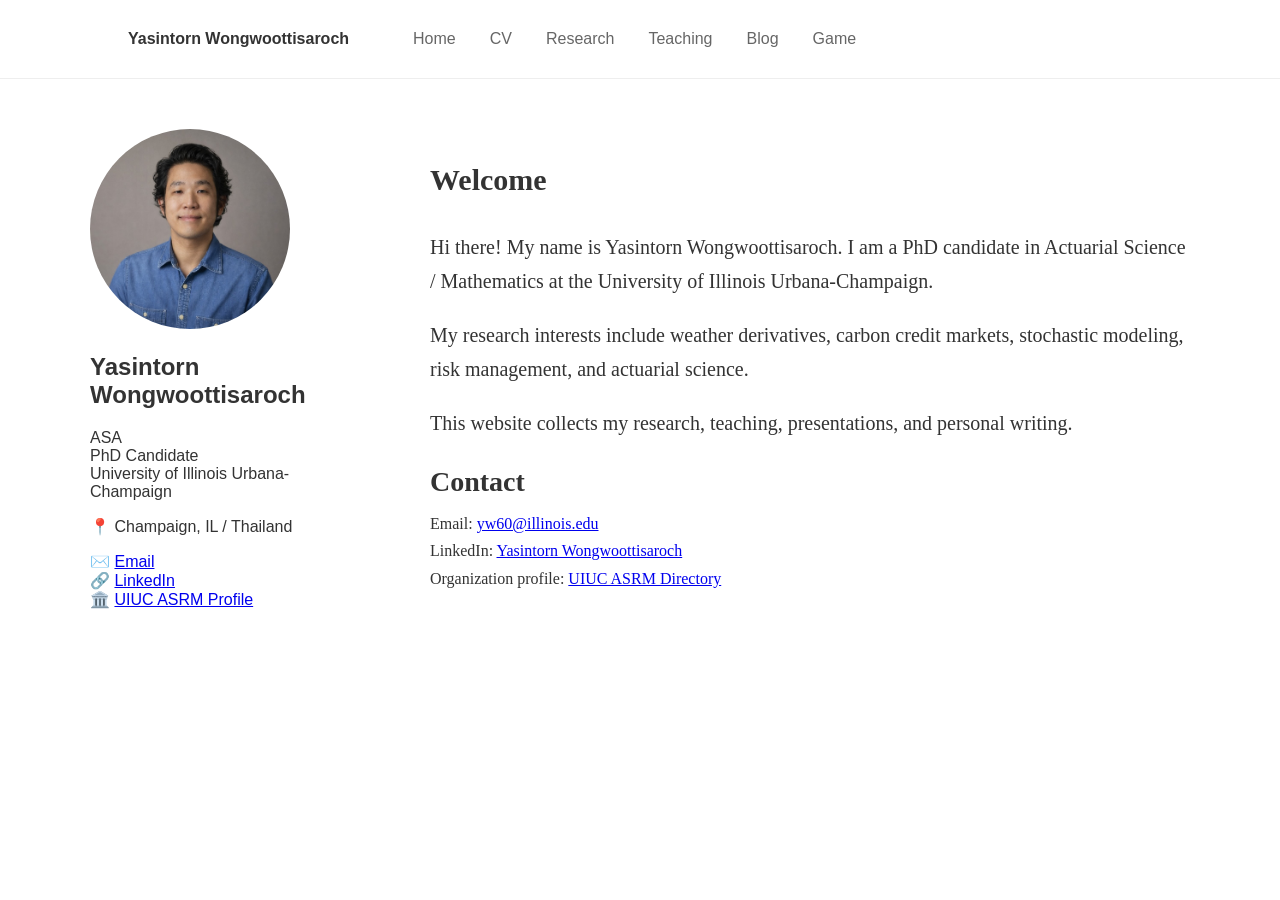
<file: index.html>
<!DOCTYPE html>
<html>
<head>
  <title>Yasintorn Wongwoottisaroch</title>
  <link rel="stylesheet" href="style.css">
</head>
<body>

<nav>
  <strong>Yasintorn Wongwoottisaroch</strong>
  <a href="index.html">Home</a>
  <a href="cv.html">CV</a>
  <a href="research.html">Research</a>
  <a href="teaching.html">Teaching</a>
  <a href="blog.html">Blog</a>
  <a href="game.html">Game</a>
</nav>

<main>
  <aside>
    <img src="profile.jpg" alt="Yasintorn photo">
    <h2>Yasintorn Wongwoottisaroch</h2>
    <p>ASA<br>PhD Candidate<br>University of Illinois Urbana-Champaign</p>
    <p>📍 Champaign, IL / Thailand</p>
    <p>
  ✉️ <a href="mailto:yw60@illinois.edu">Email</a><br>
  🔗 <a href="https://www.linkedin.com/in/yasintorn-wongwoottisaroch-asa-2450071b2/" target="_blank">LinkedIn</a><br>
  🏛️ <a href="https://asrm.illinois.edu/directory/profile/yw60" target="_blank">UIUC ASRM Profile</a>
</p>
  </aside>

  <section>
    <h1>Welcome</h1>
    <p>
      Hi there! My name is Yasintorn Wongwoottisaroch. I am a PhD candidate in Actuarial Science / Mathematics at the University of Illinois Urbana-Champaign.
    </p>

    <p>
      My research interests include weather derivatives, carbon credit markets, stochastic modeling, risk management, and actuarial science.
    </p>

    <p>
      This website collects my research, teaching, presentations, and personal writing.
<div class="contact-section">
  <h2>Contact</h2>

  <p>Email: <a href="mailto:yw60@illinois.edu">yw60@illinois.edu</a></p>
  <p>LinkedIn: <a href="https://www.linkedin.com/in/yasintorn-wongwoottisaroch-asa-2450071b2/">Yasintorn Wongwoottisaroch</a></p>
  <p>Organization profile: <a href="https://asrm.illinois.edu/directory/profile/yw60">UIUC ASRM Directory</a></p>
</div>
  </section>
</main>

</body>
</html>
</file>
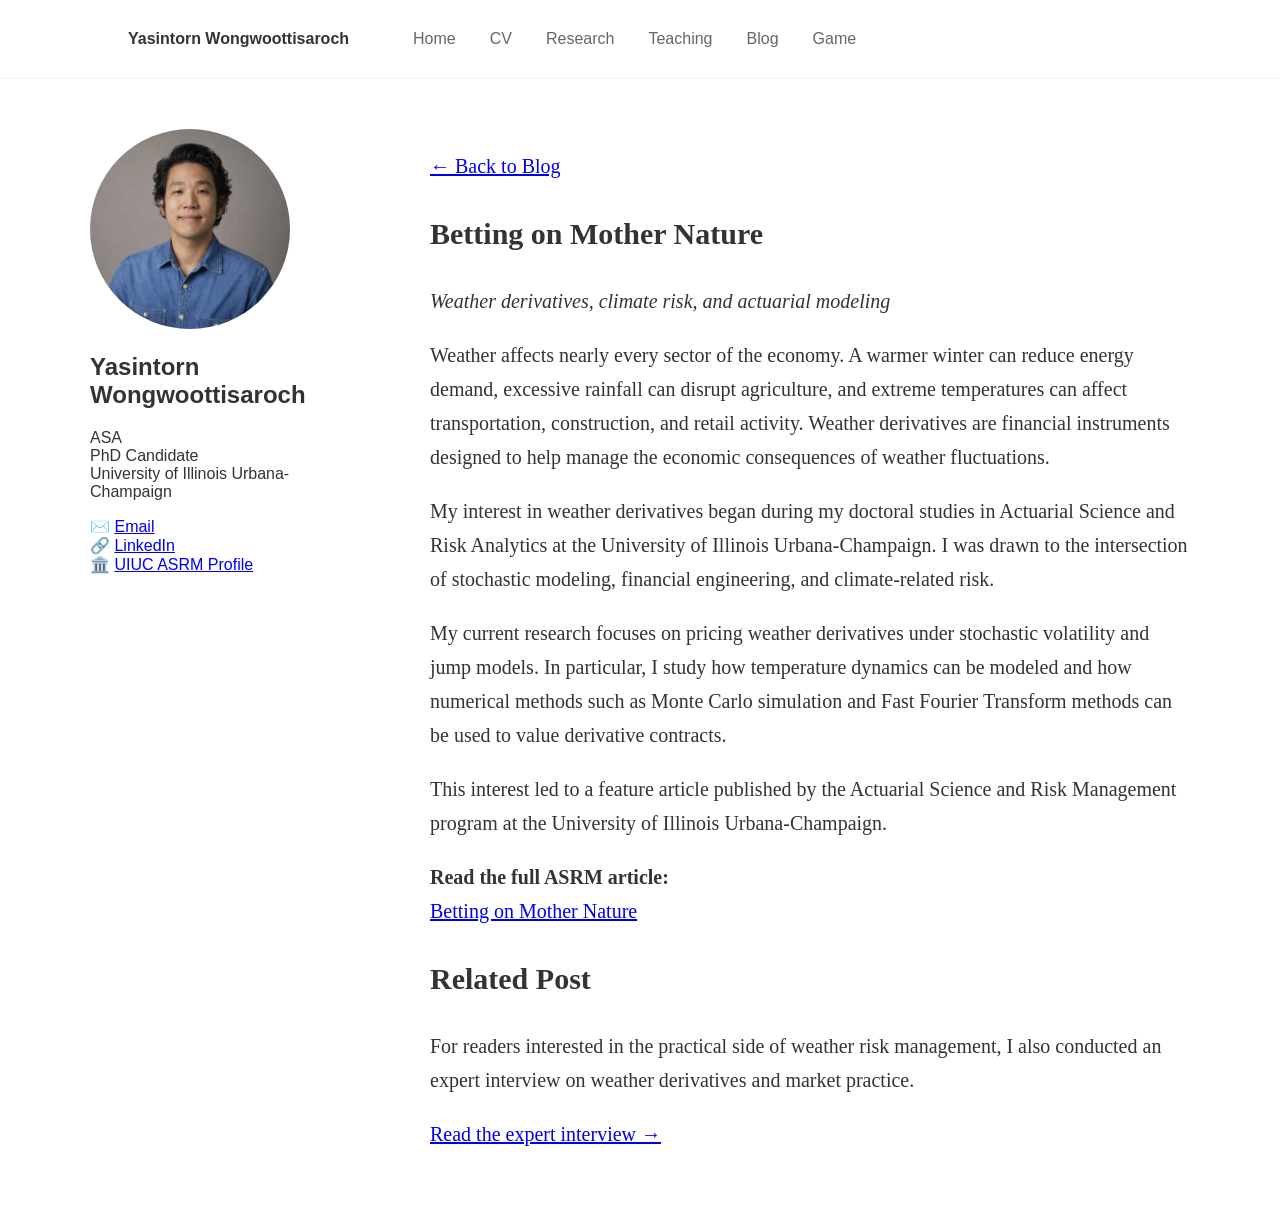
<file: betting-on-mother-nature.html>
<!DOCTYPE html>
<html>
<head>
  <title>Betting on Mother Nature - Yasintorn Wongwoottisaroch</title>
  <link rel="stylesheet" href="style.css">
</head>
<body>

<nav>
  <Strong>Yasintorn Wongwoottisaroch</Strong>
  <a href="/">Home</a>
  <a href="cv.html">CV</a>
  <a href="research.html">Research</a>
  <a href="teaching.html">Teaching</a>
  <a href="blog.html">Blog</a>
   <a href="game.html">Game</a>
</nav>

<main>
  <aside>
    <img src="profile.jpg" alt="Yasintorn photo">
    <h2>Yasintorn Wongwoottisaroch</h2>
    <p>
      ASA<br>
      PhD Candidate<br>
      University of Illinois Urbana-Champaign
    </p>
    <p>
      ✉️ <a href="mailto:yw60@illinois.edu">Email</a><br>
      🔗 <a href="https://www.linkedin.com/in/yasintorn-wongwoottisaroch-asa-2450071b2/" target="_blank">LinkedIn</a><br>
      🏛️ <a href="https://asrm.illinois.edu/directory/profile/yw60" target="_blank">UIUC ASRM Profile</a>
    </p>
  </aside>

  <section>
    <p><a href="blog.html">← Back to Blog</a></p>

    <h1>Betting on Mother Nature</h1>
    <p><em>Weather derivatives, climate risk, and actuarial modeling</em></p>

    <p>
      Weather affects nearly every sector of the economy. A warmer winter can reduce energy demand,
      excessive rainfall can disrupt agriculture, and extreme temperatures can affect transportation,
      construction, and retail activity. Weather derivatives are financial instruments designed to help
      manage the economic consequences of weather fluctuations.
    </p>

    <p>
      My interest in weather derivatives began during my doctoral studies in Actuarial Science and Risk
      Analytics at the University of Illinois Urbana-Champaign. I was drawn to the intersection of stochastic
      modeling, financial engineering, and climate-related risk.
    </p>

    <p>
      My current research focuses on pricing weather derivatives under stochastic volatility and jump models.
      In particular, I study how temperature dynamics can be modeled and how numerical methods such as
      Monte Carlo simulation and Fast Fourier Transform methods can be used to value derivative contracts.
    </p>

    <p>
      This interest led to a feature article published by the Actuarial Science and Risk Management program
      at the University of Illinois Urbana-Champaign.
    </p>

    <p>
      <strong>Read the full ASRM article:</strong><br>
      <a href="https://asrm.illinois.edu/news/2026-04-03/betting-mother-nature" target="_blank">
        Betting on Mother Nature
      </a>
    </p>

    <h2>Related Post</h2>
    <p>
      For readers interested in the practical side of weather risk management, I also conducted an expert
      interview on weather derivatives and market practice.
    </p>

    <p>
      <a href="expert-interview.html">Read the expert interview →</a>
    </p>
  </section>
</main>

</body>
</html>
</file>
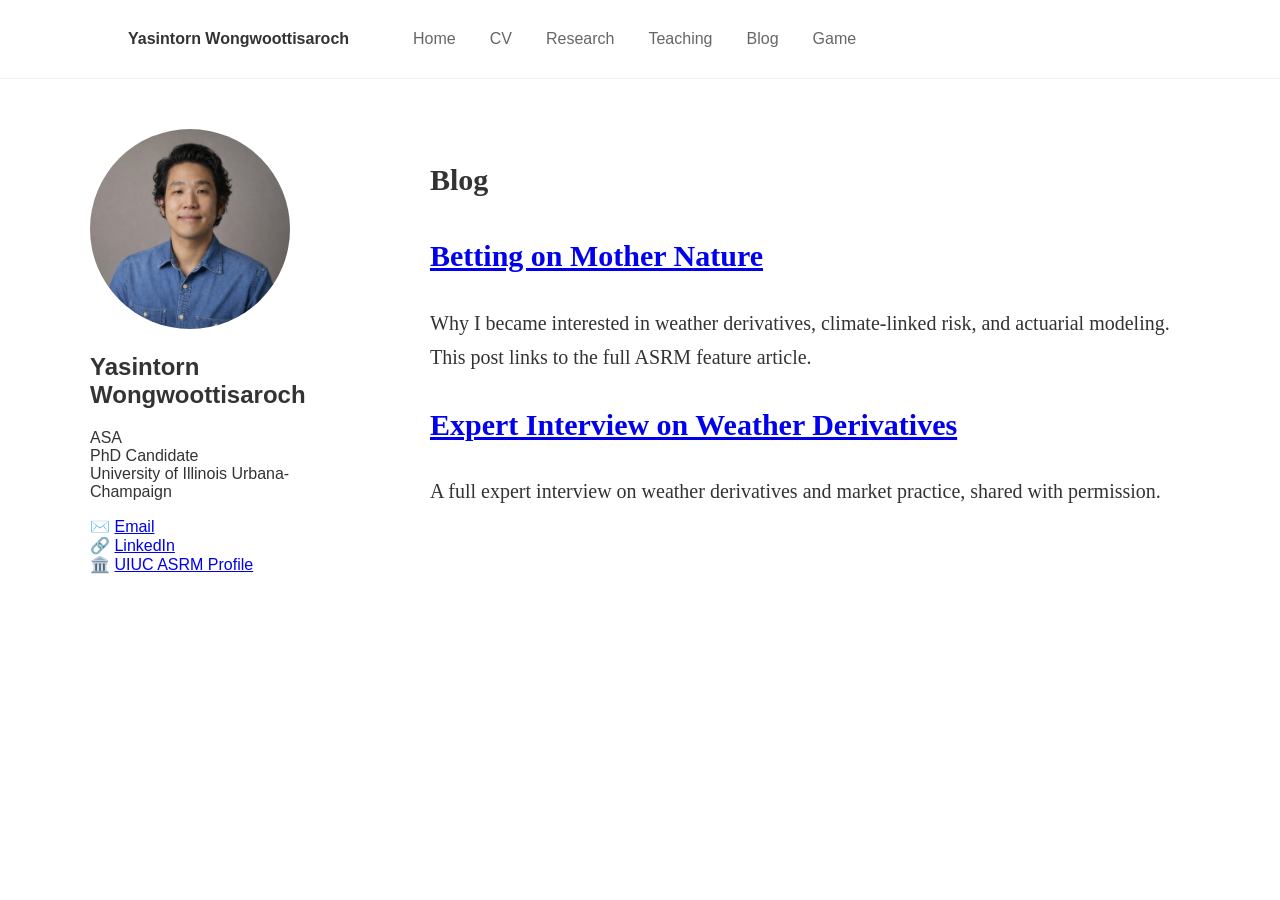
<file: blog.html>
<!DOCTYPE html>
<html>
<head>
  <title>Blog - Yasintorn Wongwoottisaroch</title>
  <link rel="stylesheet" href="style.css">
</head>
<body>

<nav>
  <Strong>Yasintorn Wongwoottisaroch</Strong>
  <a href="/">Home</a>
  <a href="cv.html">CV</a>
  <a href="research.html">Research</a>
  <a href="teaching.html">Teaching</a>
  <a href="blog.html">Blog</a>
  <a href="game.html">Game</a>
</nav>

<main>
  <aside>
    <img src="profile.jpg" alt="Yasintorn photo">
    <h2>Yasintorn Wongwoottisaroch</h2>
    <p>
      ASA<br>
      PhD Candidate<br>
      University of Illinois Urbana-Champaign
    </p>
    <p>
  ✉️ <a href="mailto:yw60@illinois.edu">Email</a><br>
  🔗 <a href="https://www.linkedin.com/in/yasintorn-wongwoottisaroch-asa-2450071b2/" target="_blank">LinkedIn</a><br>
  🏛️ <a href="https://asrm.illinois.edu/directory/profile/yw60" target="_blank">UIUC ASRM Profile</a>
</p>
  </aside>

  <section>
    <h1>Blog</h1>

    <article>
      <h2><a href="betting-on-mother-nature.html">Betting on Mother Nature</a></h2>
      <p>
        Why I became interested in weather derivatives, climate-linked risk,
        and actuarial modeling. This post links to the full ASRM feature article.
      </p>
    </article>

    <article>
      <h2><a href="expert-interview.html">Expert Interview on Weather Derivatives</a></h2>
      <p>
        A full expert interview on weather derivatives and market practice,
        shared with permission.
      </p>
    </article>
  </section>
</main>

</body>
</html>
</file>
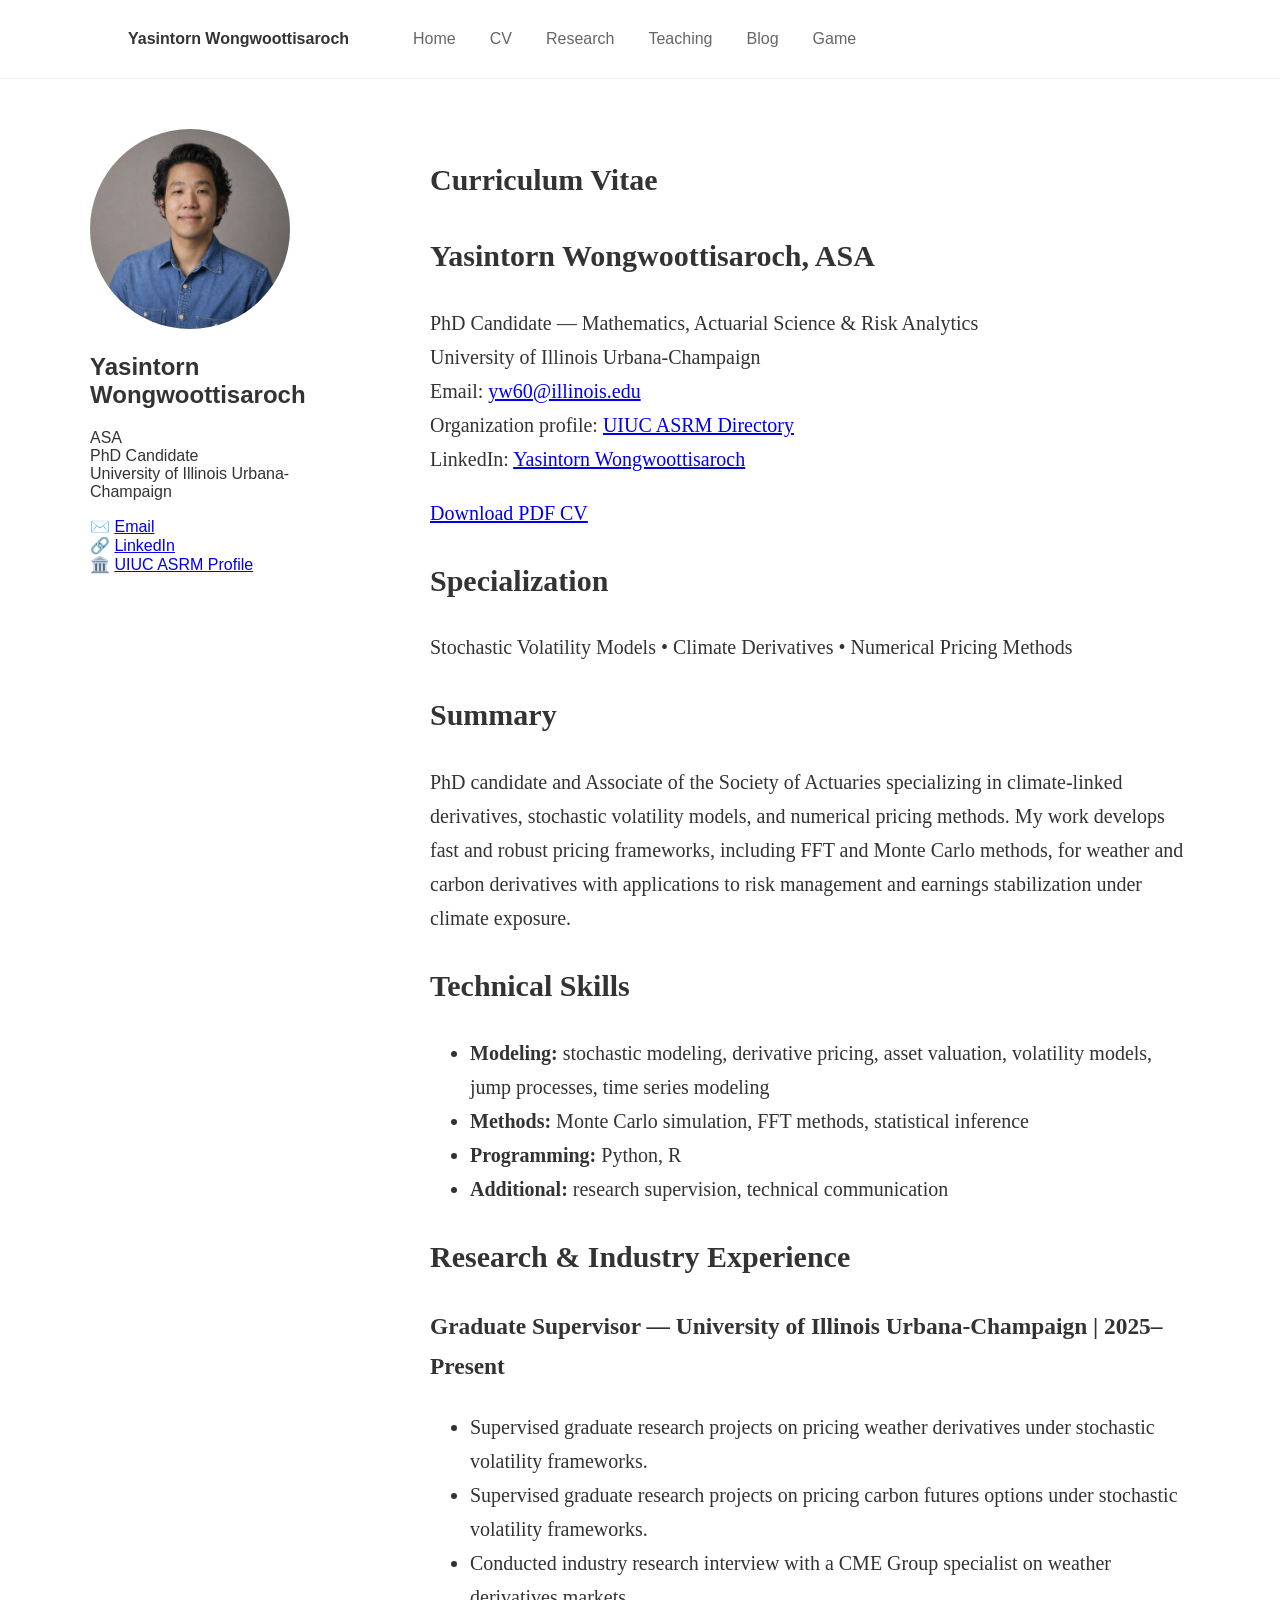
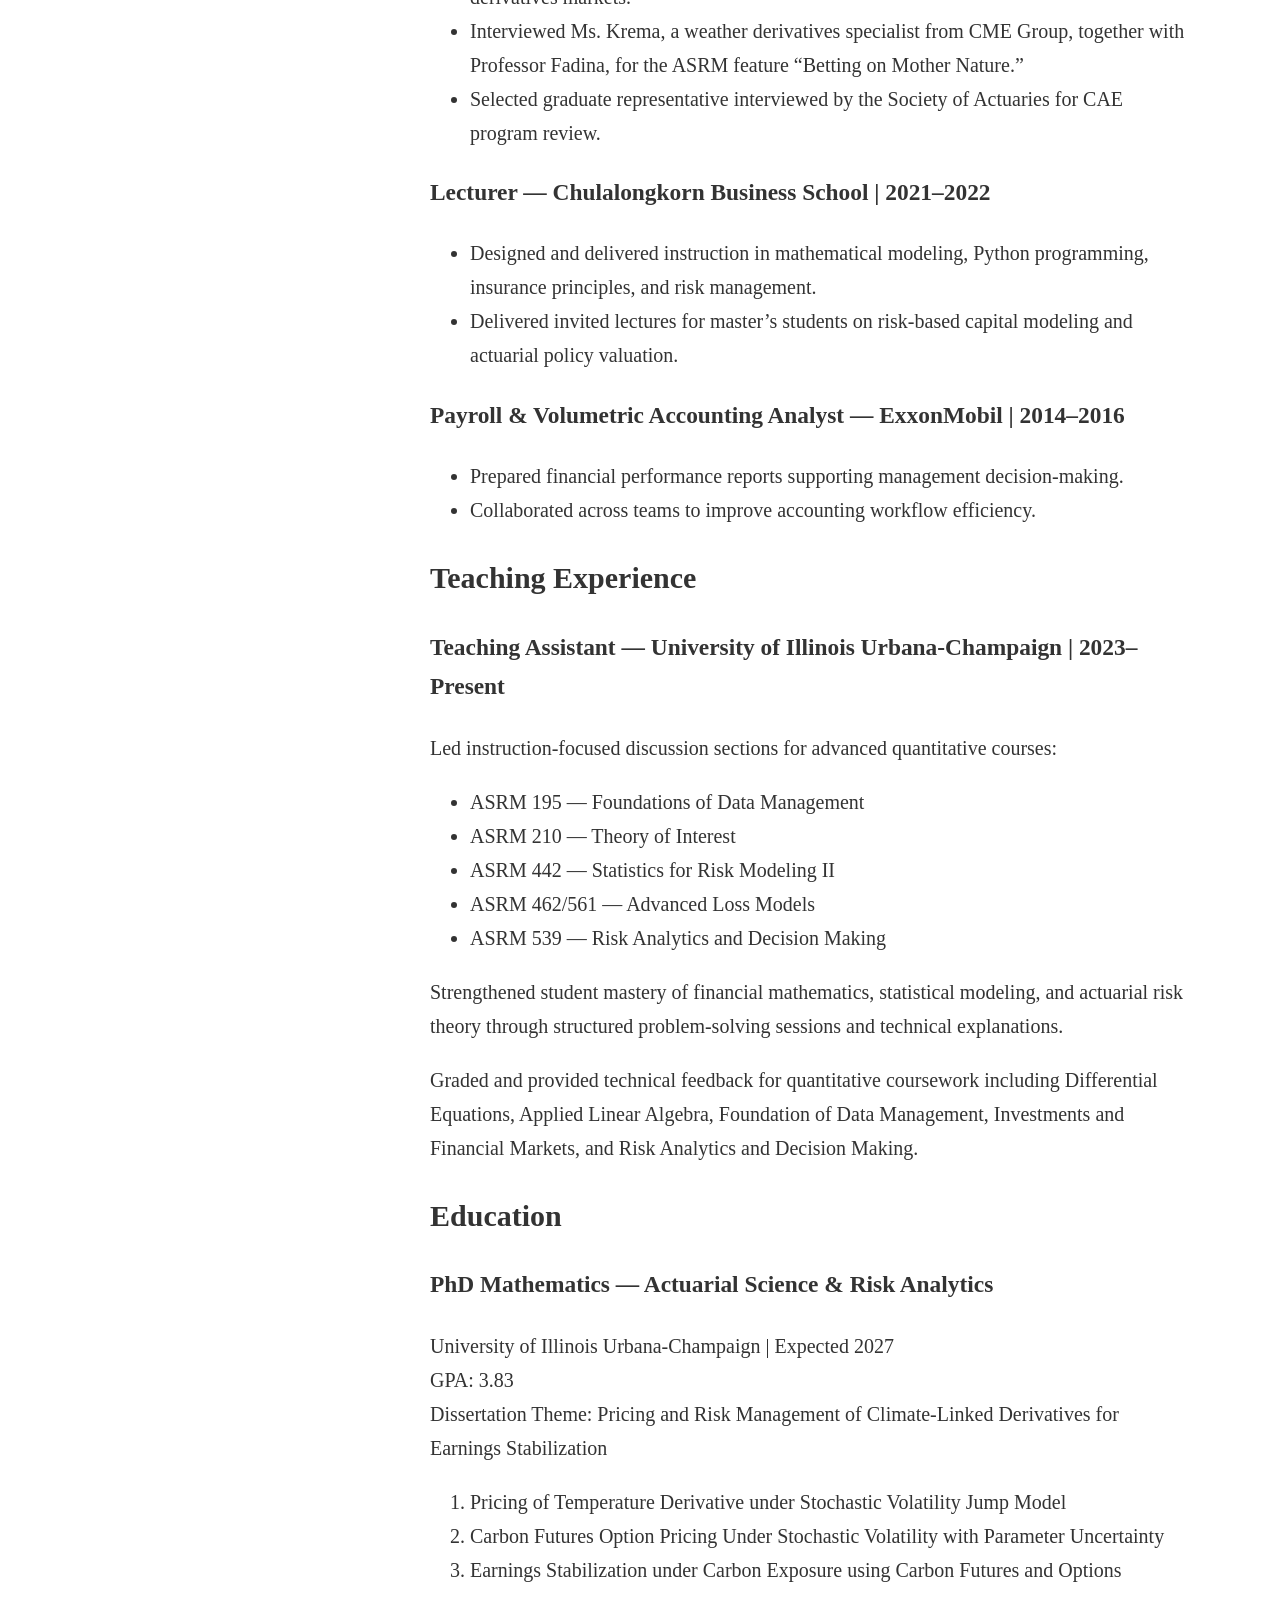
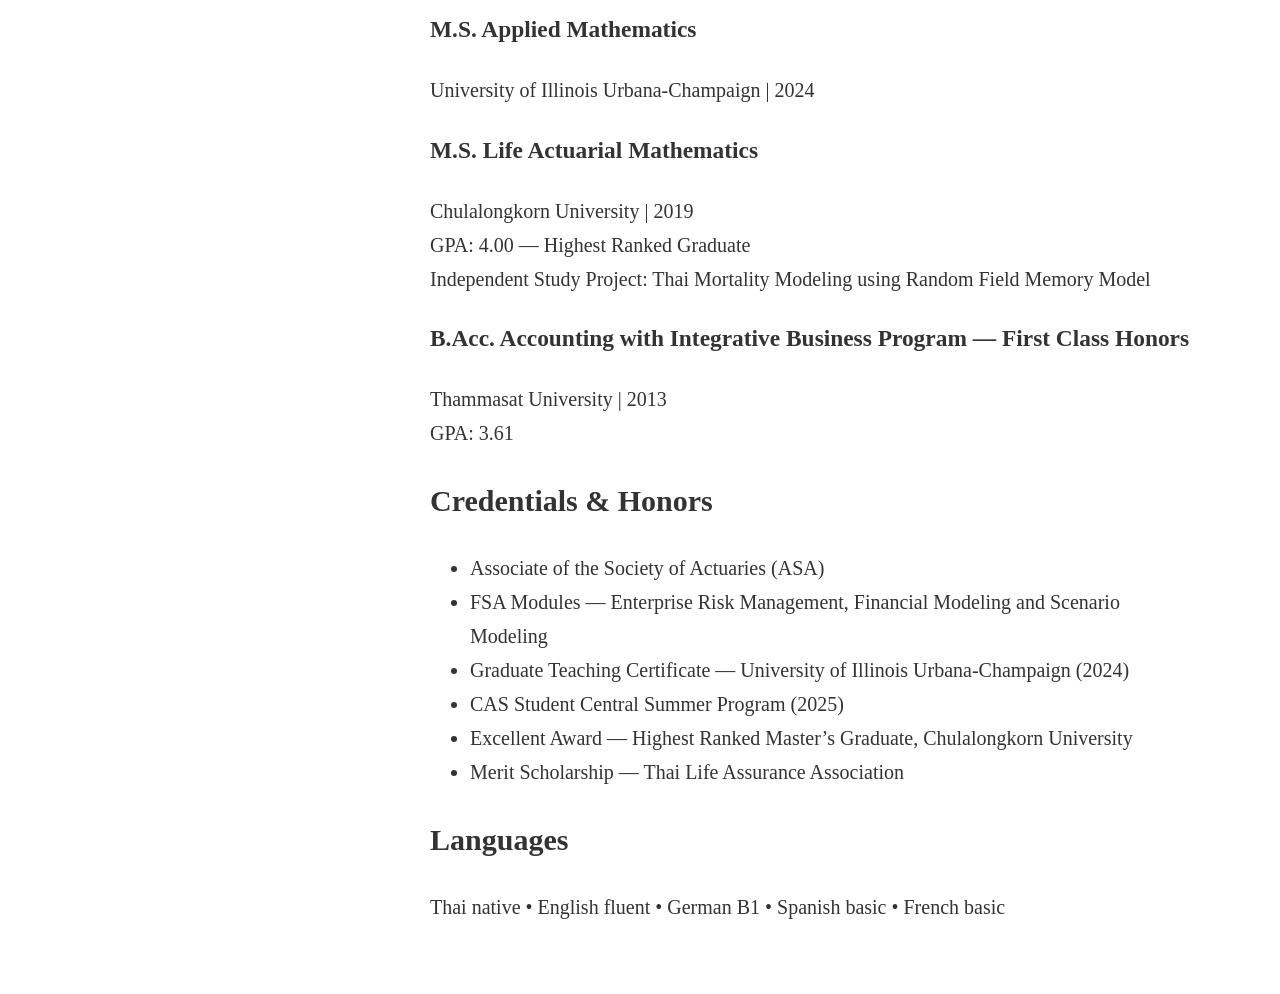
<file: cv.html>
<!DOCTYPE html>
<html>
<head>
  <title>CV - Yasintorn Wongwoottisaroch</title>
  <link rel="stylesheet" href="style.css">
</head>
<body>

<nav>
  <strong>Yasintorn Wongwoottisaroch</strong>
  <a href="/">Home</a>
  <a href="cv.html">CV</a>
  <a href="research.html">Research</a>
  <a href="teaching.html">Teaching</a>
  <a href="blog.html">Blog</a>
  <a href="game.html">Game</a>
</nav>

<main>  
    <aside>
    <img src="profile.jpg" alt="Yasintorn photo">
    <h2>Yasintorn Wongwoottisaroch</h2>
    <p>ASA<br>PhD Candidate<br>University of Illinois Urbana-Champaign</p>

      </p>
     <p>
  ✉️ <a href="mailto:yw60@illinois.edu">Email</a><br>
  🔗 <a href="https://www.linkedin.com/in/yasintorn-wongwoottisaroch-asa-2450071b2/" target="_blank">LinkedIn</a><br>
  🏛️ <a href="https://asrm.illinois.edu/directory/profile/yw60" target="_blank">UIUC ASRM Profile</a>
</p>
  </aside>
  
  <section>
    <h1>Curriculum Vitae</h1>

    <h2>Yasintorn Wongwoottisaroch, ASA</h2>
    <p>
      PhD Candidate — Mathematics, Actuarial Science & Risk Analytics<br>
      University of Illinois Urbana-Champaign<br>
      Email: <a href="mailto:yw60@illinois.edu">yw60@illinois.edu</a><br>
      Organization profile:
      <a href="https://asrm.illinois.edu/directory/profile/yw60" target="_blank">UIUC ASRM Directory</a><br>
      LinkedIn:
      <a href="https://www.linkedin.com/in/yasintorn-wongwoottisaroch-asa-2450071b2/" target="_blank">Yasintorn Wongwoottisaroch</a>
    </p>

    <p>
      <a href="cv.pdf" target="_blank">Download PDF CV</a>
    </p>

    <h2>Specialization</h2>
    <p>
      Stochastic Volatility Models • Climate Derivatives • Numerical Pricing Methods
    </p>

    <h2>Summary</h2>
    <p>
      PhD candidate and Associate of the Society of Actuaries specializing in climate-linked derivatives,
      stochastic volatility models, and numerical pricing methods. My work develops fast and robust pricing
      frameworks, including FFT and Monte Carlo methods, for weather and carbon derivatives with applications
      to risk management and earnings stabilization under climate exposure.
    </p>

    <h2>Technical Skills</h2>
    <ul>
      <li><strong>Modeling:</strong> stochastic modeling, derivative pricing, asset valuation, volatility models, jump processes, time series modeling</li>
      <li><strong>Methods:</strong> Monte Carlo simulation, FFT methods, statistical inference</li>
      <li><strong>Programming:</strong> Python, R</li>
      <li><strong>Additional:</strong> research supervision, technical communication</li>
    </ul>

    <h2>Research & Industry Experience</h2>

    <h3>Graduate Supervisor — University of Illinois Urbana-Champaign | 2025–Present</h3>
    <ul>
      <li>Supervised graduate research projects on pricing weather derivatives under stochastic volatility frameworks.</li>
      <li>Supervised graduate research projects on pricing carbon futures options under stochastic volatility frameworks.</li>
      <li>Conducted industry research interview with a CME Group specialist on weather derivatives markets.</li>
      <li>Interviewed Ms. Krema, a weather derivatives specialist from CME Group, together with Professor Fadina, for the ASRM feature “Betting on Mother Nature.”</li>
      <li>Selected graduate representative interviewed by the Society of Actuaries for CAE program review.</li>
    </ul>

    <h3>Lecturer — Chulalongkorn Business School | 2021–2022</h3>
    <ul>
      <li>Designed and delivered instruction in mathematical modeling, Python programming, insurance principles, and risk management.</li>
      <li>Delivered invited lectures for master’s students on risk-based capital modeling and actuarial policy valuation.</li>
    </ul>

    <h3>Payroll & Volumetric Accounting Analyst — ExxonMobil | 2014–2016</h3>
    <ul>
      <li>Prepared financial performance reports supporting management decision-making.</li>
      <li>Collaborated across teams to improve accounting workflow efficiency.</li>
    </ul>

    <h2>Teaching Experience</h2>

    <h3>Teaching Assistant — University of Illinois Urbana-Champaign | 2023–Present</h3>
    <p>
      Led instruction-focused discussion sections for advanced quantitative courses:
    </p>
    <ul>
      <li>ASRM 195 — Foundations of Data Management</li>
      <li>ASRM 210 — Theory of Interest</li>
      <li>ASRM 442 — Statistics for Risk Modeling II</li>
      <li>ASRM 462/561 — Advanced Loss Models</li>
      <li>ASRM 539 — Risk Analytics and Decision Making</li>
    </ul>
    <p>
      Strengthened student mastery of financial mathematics, statistical modeling, and actuarial risk theory
      through structured problem-solving sessions and technical explanations.
    </p>
    <p>
      Graded and provided technical feedback for quantitative coursework including Differential Equations,
      Applied Linear Algebra, Foundation of Data Management, Investments and Financial Markets, and Risk Analytics
      and Decision Making.
    </p>

    <h2>Education</h2>

    <h3>PhD Mathematics — Actuarial Science & Risk Analytics</h3>
    <p>
      University of Illinois Urbana-Champaign | Expected 2027<br>
      GPA: 3.83<br>
      Dissertation Theme: Pricing and Risk Management of Climate-Linked Derivatives for Earnings Stabilization
    </p>
    <ol>
      <li>Pricing of Temperature Derivative under Stochastic Volatility Jump Model</li>
      <li>Carbon Futures Option Pricing Under Stochastic Volatility with Parameter Uncertainty</li>
      <li>Earnings Stabilization under Carbon Exposure using Carbon Futures and Options</li>
    </ol>

    <h3>M.S. Applied Mathematics</h3>
    <p>
      University of Illinois Urbana-Champaign | 2024
    </p>

    <h3>M.S. Life Actuarial Mathematics</h3>
    <p>
      Chulalongkorn University | 2019<br>
      GPA: 4.00 — Highest Ranked Graduate<br>
      Independent Study Project: Thai Mortality Modeling using Random Field Memory Model
    </p>

    <h3>B.Acc. Accounting with Integrative Business Program — First Class Honors</h3>
    <p>
      Thammasat University | 2013<br>
      GPA: 3.61
    </p>

    <h2>Credentials & Honors</h2>
    <ul>
      <li>Associate of the Society of Actuaries (ASA)</li>
      <li>FSA Modules — Enterprise Risk Management, Financial Modeling and Scenario Modeling</li>
      <li>Graduate Teaching Certificate — University of Illinois Urbana-Champaign (2024)</li>
      <li>CAS Student Central Summer Program (2025)</li>
      <li>Excellent Award — Highest Ranked Master’s Graduate, Chulalongkorn University</li>
      <li>Merit Scholarship — Thai Life Assurance Association</li>
    </ul>

    <h2>Languages</h2>
    <p>
      Thai native • English fluent • German B1 • Spanish basic • French basic
    </p>

  </section>
</main>

</body>
</html>
</file>
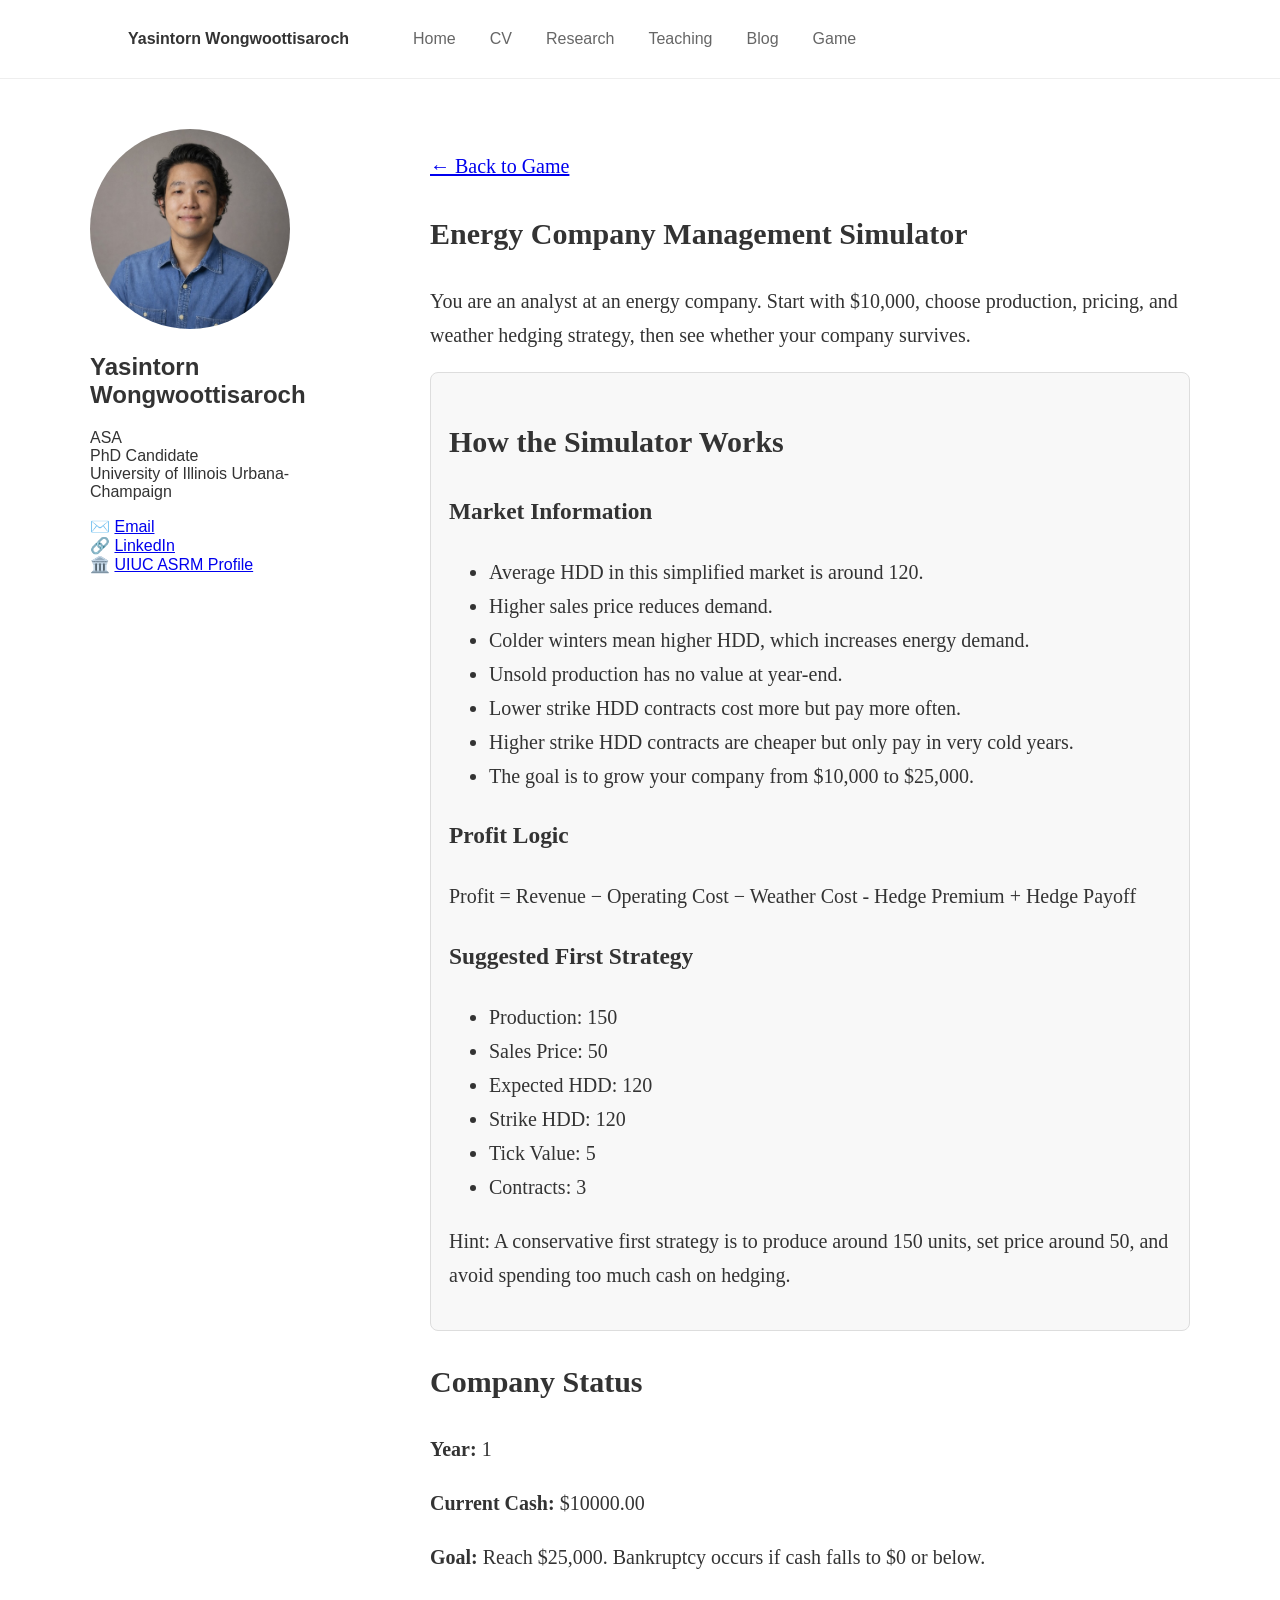
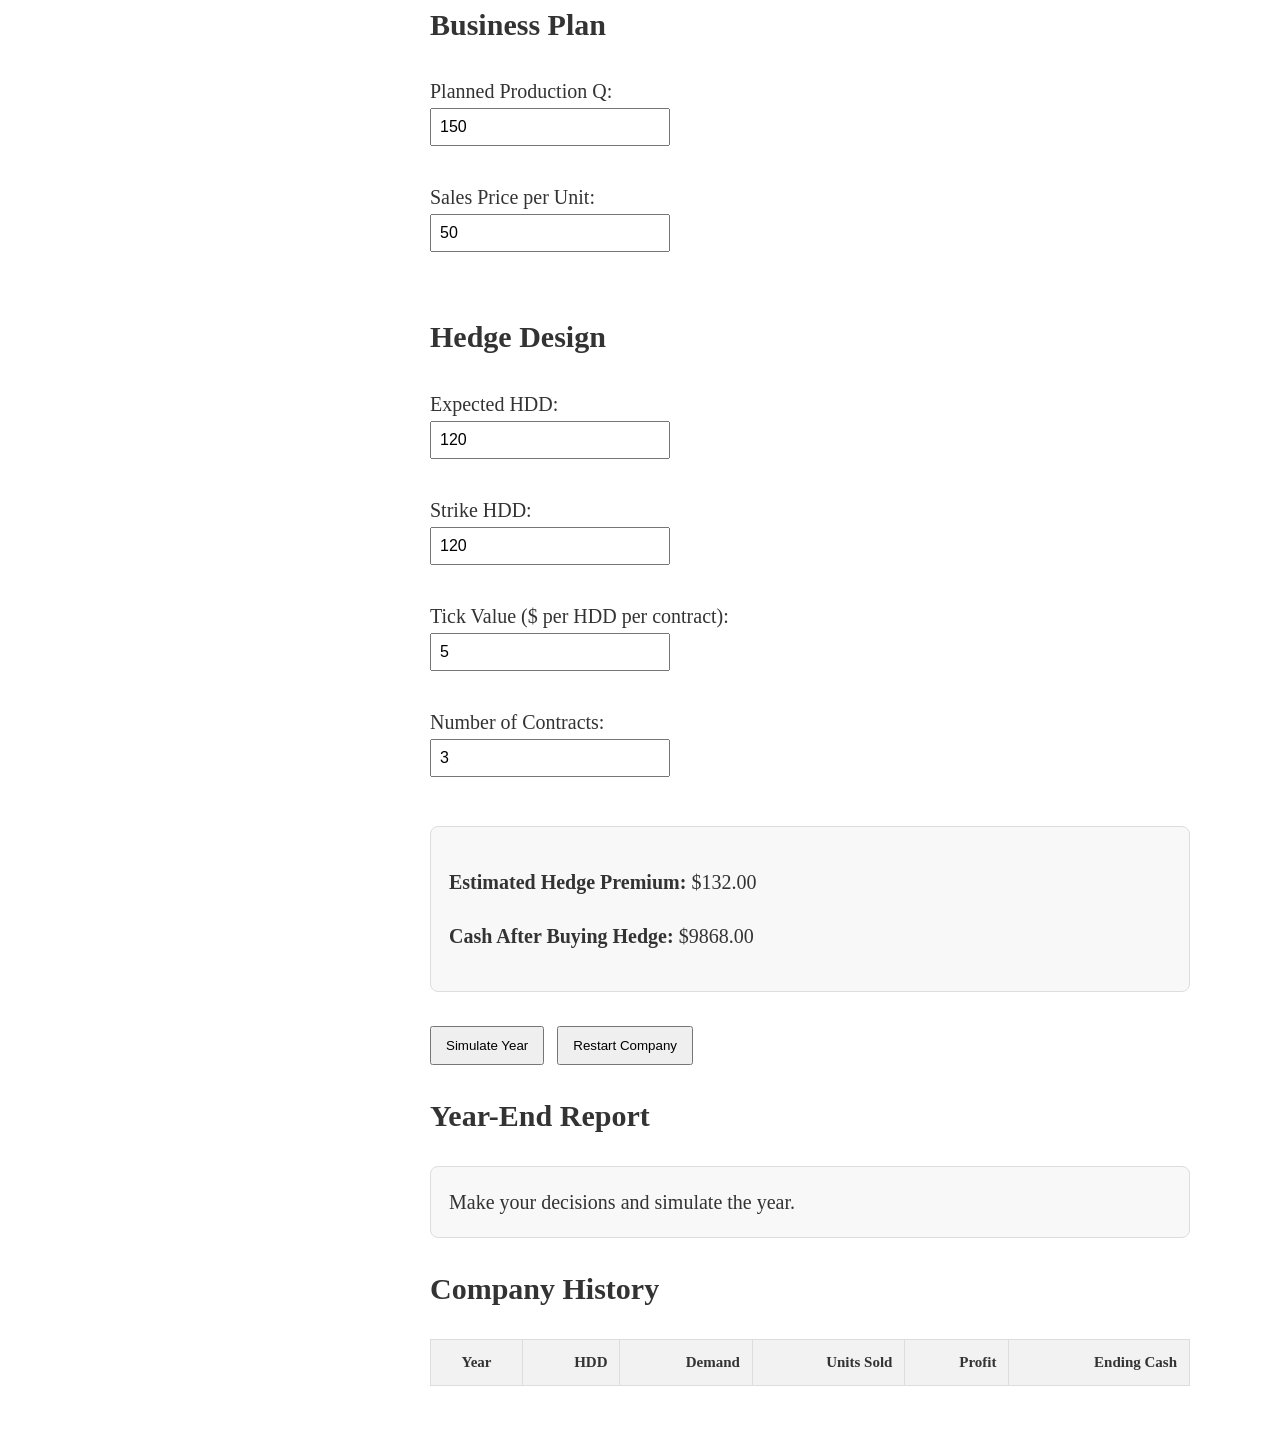
<file: energy-company-game.html>
<!DOCTYPE html>
<html>
<head>
  <title>Yasintorn Wongwoottisaroch</title>
  <link rel="stylesheet" href="style.css">
</head>
<body>

<nav>
  <strong>Yasintorn Wongwoottisaroch</strong>
  <a href="/">Home</a>
  <a href="cv.html">CV</a>
  <a href="research.html">Research</a>
  <a href="teaching.html">Teaching</a>
  <a href="blog.html">Blog</a>
  <a href="game.html">Game</a>
</nav>

<main>
  <aside>
    <img src="profile.jpg" alt="Yasintorn photo">
    <h2>Yasintorn Wongwoottisaroch</h2>
    <p>ASA<br>PhD Candidate<br>University of Illinois Urbana-Champaign</p>
    <p>
      ✉️ <a href="mailto:yw60@illinois.edu">Email</a><br>
      🔗 <a href="https://www.linkedin.com/in/yasintorn-wongwoottisaroch-asa-2450071b2/" target="_blank">LinkedIn</a><br>
      🏛️ <a href="https://asrm.illinois.edu/directory/profile/yw60" target="_blank">UIUC ASRM Profile</a>
    </p>
  </aside>

  <section>
    <p><a href="game.html">← Back to Game</a></p>
    <h1>Energy Company Management Simulator</h1>

    <p>
      You are an analyst at an energy company. Start with $10,000, choose production,
      pricing, and weather hedging strategy, then see whether your company survives.
    </p>

    <div class="weather-result">
      <h2>How the Simulator Works</h2>
      <h3>Market Information</h3>

      <ul>
        <li>Average HDD in this simplified market is around 120.</li>
        <li>Higher sales price reduces demand.</li>
        <li>Colder winters mean higher HDD, which increases energy demand.</li>
        <li>Unsold production has no value at year-end.</li>
        <li>Lower strike HDD contracts cost more but pay more often.</li>
        <li>Higher strike HDD contracts are cheaper but only pay in very cold years.</li>
        <li>The goal is to grow your company from $10,000 to $25,000.</li>
      </ul>

      <h3>Profit Logic</h3>
      <p>Profit = Revenue − Operating Cost − Weather Cost - Hedge Premium + Hedge Payoff</p>

      <h3>Suggested First Strategy</h3>
      <ul>
        <li>Production: 150</li>
        <li>Sales Price: 50</li>
        <li>Expected HDD: 120</li>
        <li>Strike HDD: 120</li>
        <li>Tick Value: 5</li>
        <li>Contracts: 3</li>
      </ul>
      <p> Hint: A conservative first strategy is to produce around 150 units, set price around 50, and avoid spending too much cash on hedging. </p>
    </div>

    <h2>Company Status</h2>
    <p><strong>Year:</strong> <span id="year">1</span></p>
    <p><strong>Current Cash:</strong> $<span id="cash">10000.00</span></p>
    <p><strong>Goal:</strong> Reach $25,000. Bankruptcy occurs if cash falls to $0 or below.</p>

    <h2>Business Plan</h2>

    <label>Planned Production Q:</label><br>
    <input id="production" type="number" value="150" oninput="updatePremium()"><br><br>

    <label>Sales Price per Unit:</label><br>
    <input id="price" type="number" value="50" oninput="updatePremium()"><br><br>

    <h2>Hedge Design</h2>

    <label>Expected HDD:</label><br>
    <input id="expectedHDD" type="number" value="120" oninput="updatePremium()"><br><br>

    <label>Strike HDD:</label><br>
    <input id="strike" type="number" value="120" oninput="updatePremium()"><br><br>

    <label>Tick Value ($ per HDD per contract):</label><br>
    <input id="tick" type="number" value="5" oninput="updatePremium()"><br><br>

    <label>Number of Contracts:</label><br>
    <input id="contracts" type="number" value="3" oninput="updatePremium()"><br><br>

    <div class="weather-result">
      <p><strong>Estimated Hedge Premium:</strong> $<span id="premiumPreview">0.00</span></p>
      <p><strong>Cash After Buying Hedge:</strong> $<span id="cashAfterPremium">10000.00</span></p>
      <p id="budgetWarning"></p>
    </div>

    <br>
    <button id="simulateButton" onclick="simulateYear()">Simulate Year</button>
    <button onclick="resetGame()">Restart Company</button>

    <h2>Year-End Report</h2>
    <div id="result" class="weather-result">
      Make your decisions and simulate the year.
    </div>

    <h2>Company History</h2>
    <table id="historyTable">
      <thead>
        <tr>
          <th>Year</th>
          <th>HDD</th>
          <th>Demand</th>
          <th>Units Sold</th>
          <th>Profit</th>
          <th>Ending Cash</th>
        </tr>
      </thead>
      <tbody></tbody>
    </table>
  </section>
</main>

<script>
let cash = 10000;
let year = 1;
const targetCash = 25000;

function randomNormal(mean, sd) {
  let u = 0, v = 0;
  while (u === 0) u = Math.random();
  while (v === 0) v = Math.random();
  const z = Math.sqrt(-2 * Math.log(u)) * Math.cos(2 * Math.PI * v);
  return mean + sd * z;
}

function getInputs() {
  return {
    production: Number(document.getElementById("production").value),
    price: Number(document.getElementById("price").value),
    expectedHDD: Number(document.getElementById("expectedHDD").value),
    strike: Number(document.getElementById("strike").value),
    tick: Number(document.getElementById("tick").value),
    contracts: Number(document.getElementById("contracts").value)
  };
}

function calculatePremium(x) {
  const intrinsic = Math.max(x.expectedHDD - x.strike, 0);
  const gap = Math.max(x.strike - x.expectedHDD, 0);
  const timeValue = 8 * Math.exp(-gap / 30);
  return (intrinsic + timeValue) * x.tick * x.contracts * 1.1;
}

function updatePremium() {
  const button = document.getElementById("simulateButton");

  if (cash <= 0.001 || cash >= targetCash) {
    button.disabled = true;
    return;
  }

  const x = getInputs();
  const premium = calculatePremium(x);
  const cashAfter = cash - premium;

  document.getElementById("premiumPreview").textContent = premium.toFixed(2);
  document.getElementById("cashAfterPremium").textContent = cashAfter.toFixed(2);

  if (cashAfter < 0) {
    document.getElementById("budgetWarning").textContent =
      "Not enough cash to buy this hedge. Reduce contracts, tick value, or choose a higher strike.";
    button.disabled = true;
  } else {
    document.getElementById("budgetWarning").textContent = "";
    button.disabled = false;
  }
}

function simulateYear() {
  if (cash <= 0.001 || cash >= targetCash) {
    document.getElementById("simulateButton").disabled = true;
    return;
  }

  const x = getInputs();
  const premium = calculatePremium(x);

  if (premium > cash) {
    document.getElementById("result").innerHTML =
      "<h3>Not enough cash to buy this hedge.</h3>";
    return;
  }

  const currentYear = year;
  const beginningCash = cash;

  const regimes = [
  { name: "Low", range: 40 },
  { name: "Medium", range: 70 },
  { name: "High", range: 100 }
];

const regime = regimes[Math.floor(Math.random() * regimes.length)];

const baseHDD = 120;

const actualHDD = Math.max(
  0,
  Math.round(
    baseHDD + (Math.random() * 2 * regime.range - regime.range)
  )
);

  const rawDemand = 100 - x.price + 2 * (actualHDD - 100);
  const demand = Math.round(Math.max(30, rawDemand));

  const unitsSold = Math.min(x.production, demand);
  const unsoldUnits = Math.max(x.production - unitsSold, 0);

  const revenue = x.price * unitsSold;
  const operatingCost = 2000 + 20 * x.production + 0.05 * x.production * x.production;
  const weatherCost = Math.max(actualHDD - 120, 0) * 15;
  const payoff = Math.max(actualHDD - x.strike, 0) * x.tick * x.contracts;
  const profit = revenue - operatingCost - weatherCost - premium + payoff;

  cash += profit;

  let status = "";

  if (cash <= 0.001) {
    cash = 0;
    status = "💀 GAME OVER: Your company went bankrupt.";
    document.getElementById("simulateButton").disabled = true;
  } else if (cash >= targetCash) {
    status = "🏆 YOU WIN: Weather Risk Legend. Your company reached $25,000.";
    document.getElementById("simulateButton").disabled = true;
  } else if (cash >= 20000) {
    status = "⚡ Energy Executive. Keep going.";
  } else if (cash >= 15000) {
    status = "🏭 Regional Utility. Your company is growing.";
  } else {
    status = "📊 Survived another year. Adjust your strategy and continue.";
  }

  document.getElementById("result").innerHTML = `
    <h3>Year ${currentYear} Report</h3>

    <p><strong>Beginning Cash:</strong> $${beginningCash.toFixed(2)}</p>

    <h3>Weather and Demand</h3>
    <p><strong>Expected HDD:</strong> ${x.expectedHDD}</p>
    <p><strong>Actual HDD:</strong> ${actualHDD}</p>
    <p><strong>Weather Volatility Regime:</strong> ${regime.name}</p>
    <p><strong>Demand:</strong> ${demand} units</p>
    <p><strong>Production:</strong> ${x.production} units</p>
    <p><strong>Units Sold:</strong> ${unitsSold} units</p>
    <p><strong>Unsold Units:</strong> ${unsoldUnits} units</p>

    <h3>Financial Result</h3>
    <p><strong>Revenue:</strong> $${revenue.toFixed(2)}</p>
    <p><strong>Operating Cost:</strong> -$${operatingCost.toFixed(2)}</p>
    <p><strong>Weather Cost:</strong> -$${weatherCost.toFixed(2)}</p>
    <p><strong>Hedge Premium:</strong> -$${premium.toFixed(2)}</p>
    <p><strong>Hedge Payoff:</strong> $${payoff.toFixed(2)}</p>
    <p><strong>Net Profit:</strong> $${profit.toFixed(2)}</p>
    <p><strong>Ending Cash:</strong> $${cash.toFixed(2)}</p>

    <h3>${status}</h3>
  `;

  const row = document.querySelector("#historyTable tbody").insertRow();
  row.innerHTML = `
    <td>${currentYear}</td>
    <td>${actualHDD}</td>
    <td>${demand}</td>
    <td>${unitsSold}</td>
    <td>$${profit.toFixed(2)}</td>
    <td>$${cash.toFixed(2)}</td>
  `;

  if (cash > 0.001 && cash < targetCash) {
    year += 1;
  }

  document.getElementById("year").textContent = year;
  document.getElementById("cash").textContent = cash.toFixed(2);
  updatePremium();
}

function resetGame() {
  cash = 10000;
  year = 1;

  document.getElementById("production").value = 150;
  document.getElementById("price").value = 50;
  document.getElementById("expectedHDD").value = 120;
  document.getElementById("strike").value = 120;
  document.getElementById("tick").value = 5;
  document.getElementById("contracts").value = 3;

  document.getElementById("year").textContent = year;
  document.getElementById("cash").textContent = cash.toFixed(2);
  document.getElementById("result").innerHTML =
    "Make your decisions and simulate the year.";
  document.querySelector("#historyTable tbody").innerHTML = "";
  document.getElementById("simulateButton").disabled = false;

  updatePremium();
}

updatePremium();
</script>

</body>
</html>
</file>
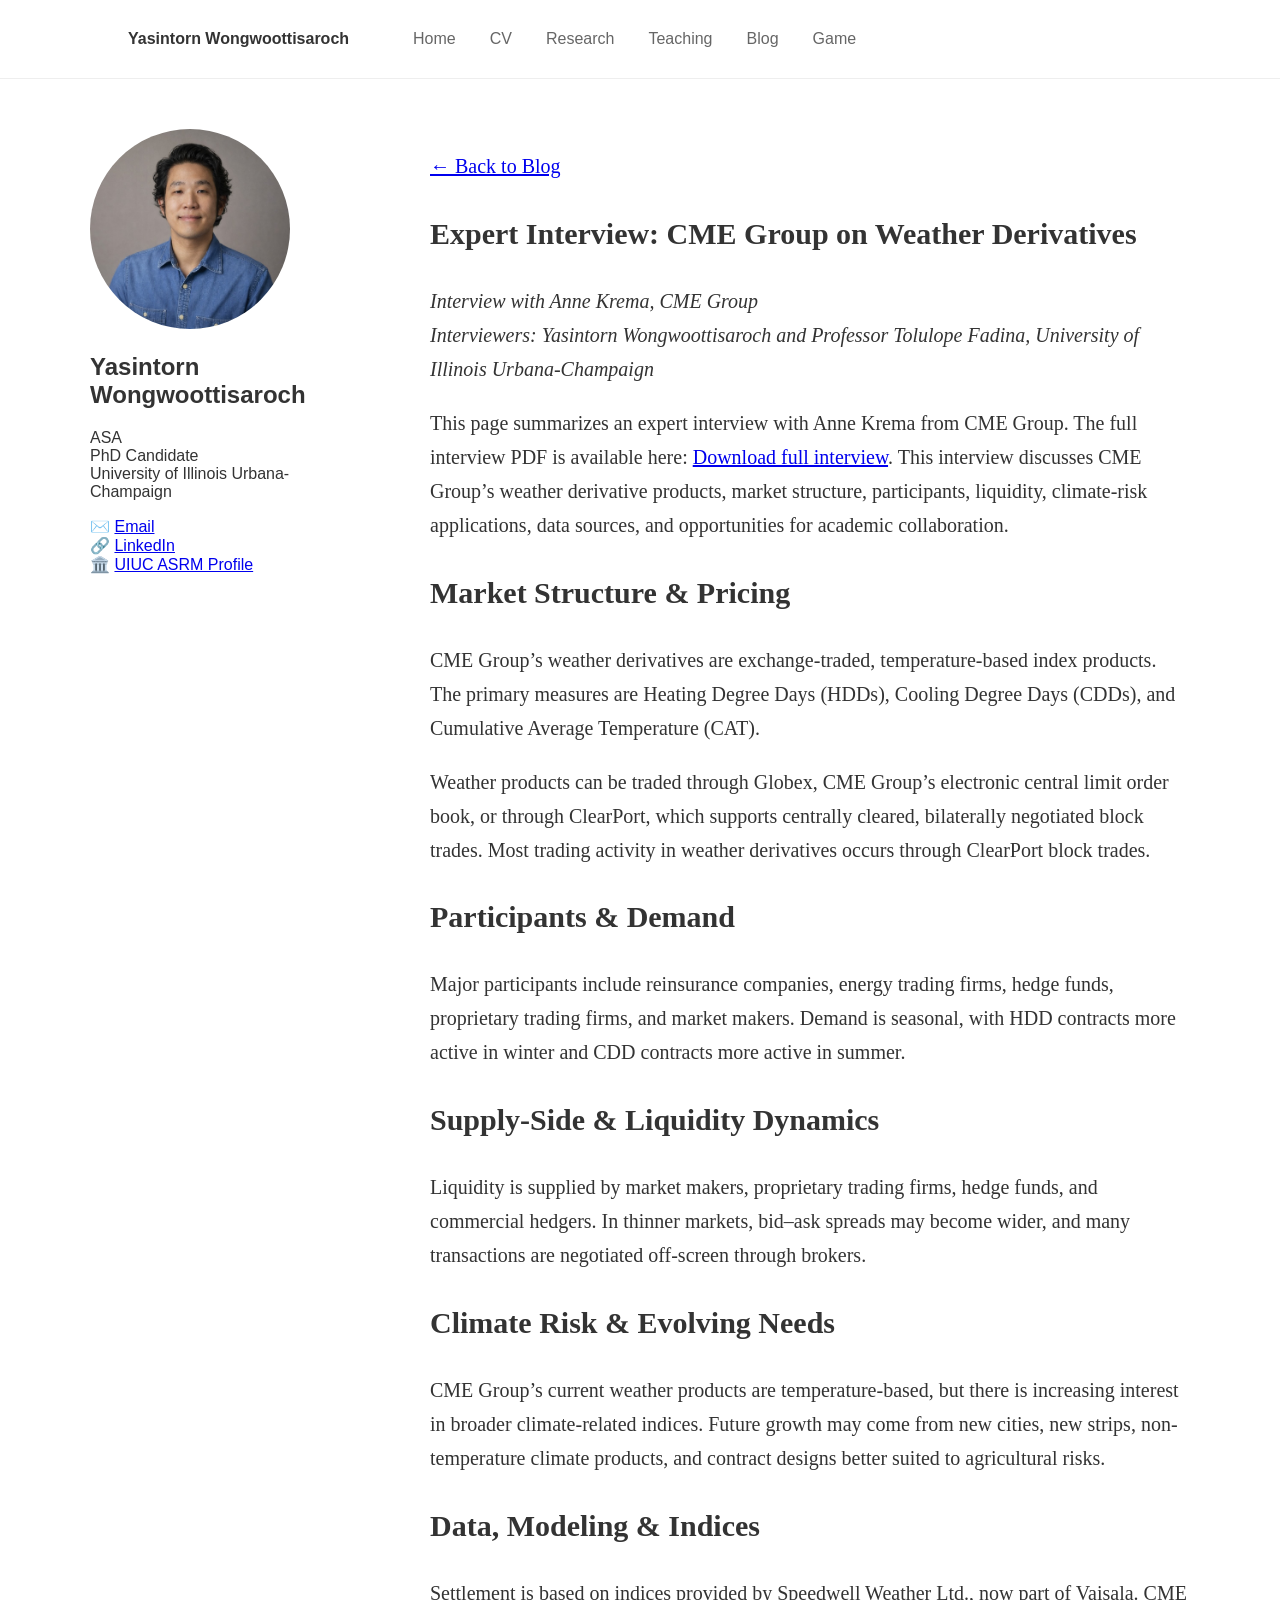
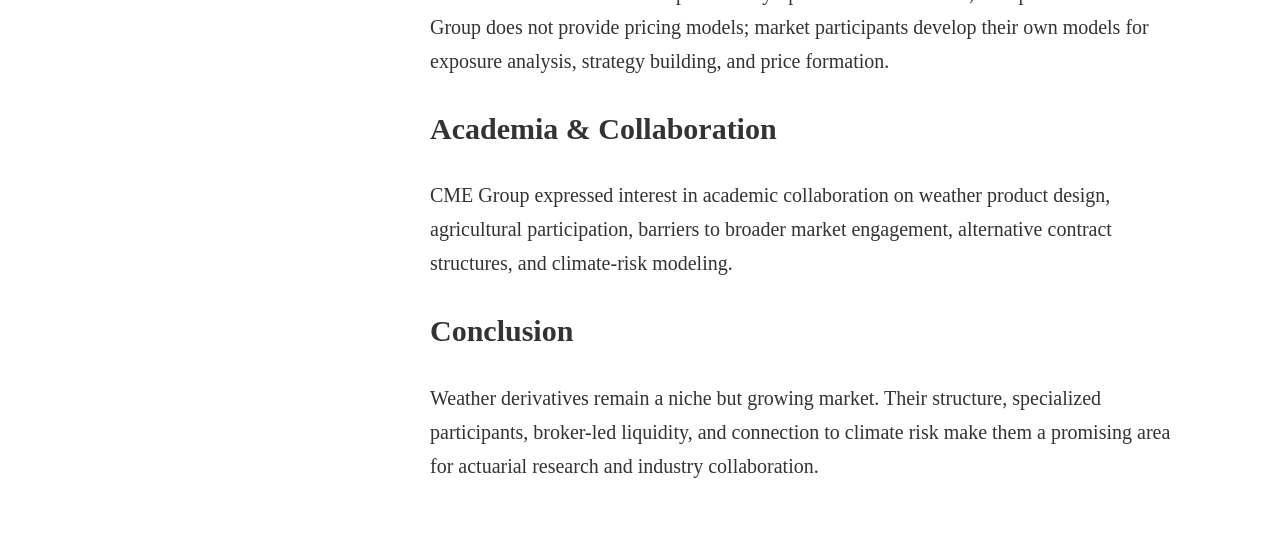
<file: expert-interview.html>
<!DOCTYPE html>
<html>
<head>
  <title>Expert Interview - Yasintorn Wongwoottisaroch</title>
  <link rel="stylesheet" href="style.css">
</head>
<body>

<nav>
  <Strong>Yasintorn Wongwoottisaroch</Strong>
  <a href="/">Home</a>
  <a href="cv.html">CV</a>
  <a href="research.html">Research</a>
  <a href="teaching.html">Teaching</a>
  <a href="blog.html">Blog</a>
   <a href="game.html">Game</a>
</nav>

<main>
  <aside>
    <img src="profile.jpg" alt="Yasintorn photo">
    <h2>Yasintorn Wongwoottisaroch</h2>
    <p>
      ASA<br>
      PhD Candidate<br>
      University of Illinois Urbana-Champaign
    </p>
    <p>
      ✉️ <a href="mailto:yw60@illinois.edu">Email</a><br>
      🔗 <a href="https://www.linkedin.com/in/yasintorn-wongwoottisaroch-asa-2450071b2/" target="_blank">LinkedIn</a><br>
      🏛️ <a href="https://asrm.illinois.edu/directory/profile/yw60" target="_blank">UIUC ASRM Profile</a>
    </p>
  </aside>

  <section>
    <p><a href="blog.html">← Back to Blog</a></p>

    <h1>Expert Interview: CME Group on Weather Derivatives</h1>

    <p><em>
      Interview with Anne Krema, CME Group<br>
      Interviewers: Yasintorn Wongwoottisaroch and Professor Tolulope Fadina,
      University of Illinois Urbana-Champaign
    </em></p>

    <p>
      This page summarizes an expert interview with Anne Krema from CME Group.
      The full interview PDF is available here:
      <a href="expert-interview.pdf" target="_blank">Download full interview</a>.
   
      
      This interview discusses CME Group’s weather derivative products, market structure,
      participants, liquidity, climate-risk applications, data sources, and opportunities for
      academic collaboration. 
    </p>

    <h2>Market Structure & Pricing</h2>
    <p>
      CME Group’s weather derivatives are exchange-traded, temperature-based index products.
      The primary measures are Heating Degree Days (HDDs), Cooling Degree Days (CDDs), and
      Cumulative Average Temperature (CAT).
    </p>

    <p>
      Weather products can be traded through Globex, CME Group’s electronic central limit order
      book, or through ClearPort, which supports centrally cleared, bilaterally negotiated block trades.
      Most trading activity in weather derivatives occurs through ClearPort block trades.
    </p>

    <h2>Participants & Demand</h2>
    <p>
      Major participants include reinsurance companies, energy trading firms, hedge funds,
      proprietary trading firms, and market makers. Demand is seasonal, with HDD contracts
      more active in winter and CDD contracts more active in summer.
    </p>

    <h2>Supply-Side & Liquidity Dynamics</h2>
    <p>
      Liquidity is supplied by market makers, proprietary trading firms, hedge funds, and commercial
      hedgers. In thinner markets, bid–ask spreads may become wider, and many transactions are
      negotiated off-screen through brokers.
    </p>

    <h2>Climate Risk & Evolving Needs</h2>
    <p>
      CME Group’s current weather products are temperature-based, but there is increasing interest
      in broader climate-related indices. Future growth may come from new cities, new strips,
      non-temperature climate products, and contract designs better suited to agricultural risks.
    </p>

    <h2>Data, Modeling & Indices</h2>
    <p>
      Settlement is based on indices provided by Speedwell Weather Ltd., now part of Vaisala.
      CME Group does not provide pricing models; market participants develop their own models
      for exposure analysis, strategy building, and price formation.
    </p>

    <h2>Academia & Collaboration</h2>
    <p>
      CME Group expressed interest in academic collaboration on weather product design,
      agricultural participation, barriers to broader market engagement, alternative contract
      structures, and climate-risk modeling.
    </p>

    <h2>Conclusion</h2>
    <p>
      Weather derivatives remain a niche but growing market. Their structure, specialized
      participants, broker-led liquidity, and connection to climate risk make them a promising area
      for actuarial research and industry collaboration.
    </p>

  </section>
</main>

</body>
</html>
</file>
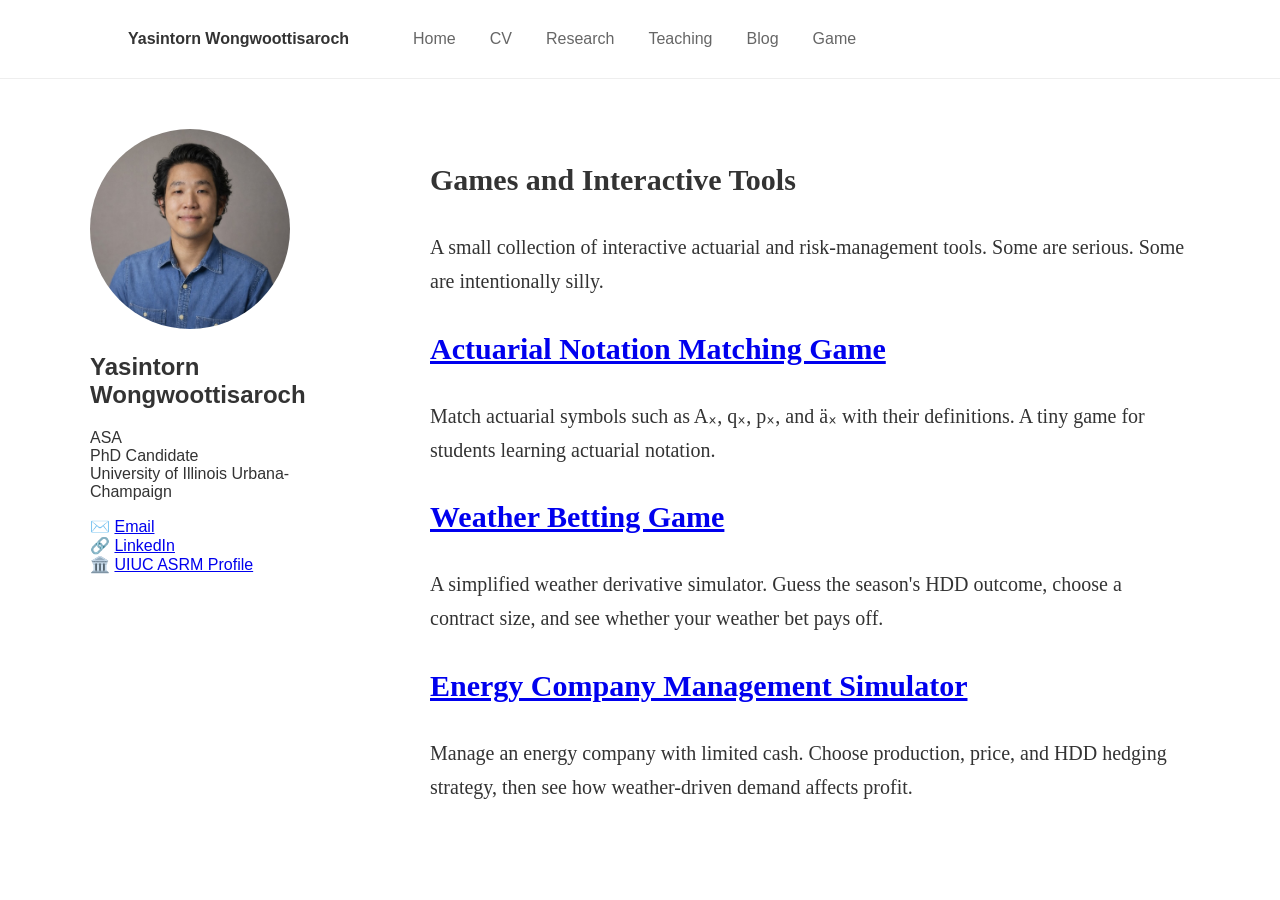
<file: game.html>
<!DOCTYPE html>
<html>
<head>
  <title>Yasintorn Wongwoottisaroch</title>
  <link rel="stylesheet" href="style.css">
</head>
<body>

<nav>
  <strong>Yasintorn Wongwoottisaroch</strong>
  <a href="/">Home</a>
  <a href="cv.html">CV</a>
  <a href="research.html">Research</a>
  <a href="teaching.html">Teaching</a>
  <a href="blog.html">Blog</a>
  <a href="game.html">Game</a>
</nav>

<main>
  <aside>
    <img src="profile.jpg" alt="Yasintorn photo">
    <h2>Yasintorn Wongwoottisaroch</h2>
    <p>
      ASA<br>
      PhD Candidate<br>
      University of Illinois Urbana-Champaign
    </p>
    <p>
      ✉️ <a href="mailto:yw60@illinois.edu">Email</a><br>
      🔗 <a href="https://www.linkedin.com/in/yasintorn-wongwoottisaroch-asa-2450071b2/" target="_blank">LinkedIn</a><br>
      🏛️ <a href="https://asrm.illinois.edu/directory/profile/yw60" target="_blank">UIUC ASRM Profile</a>
    </p>
  </aside>

  <section>
    <h1>Games and Interactive Tools</h1>

    <p>
      A small collection of interactive actuarial and risk-management tools.
      Some are serious. Some are intentionally silly.
    </p>

    <div class="game-list">
      <article class="game-item">
        <h2><a href="actuarial-notation-game.html">Actuarial Notation Matching Game</a></h2>
        <p>
          Match actuarial symbols such as Aₓ, qₓ, pₓ, and äₓ with their definitions.
          A tiny game for students learning actuarial notation.
        </p>
      </article>

      <article class="game-item">
        <h2><a href="weather-game.html">Weather Betting Game</a></h2>
        <p>
          A simplified weather derivative simulator. Guess the season's HDD outcome,
          choose a contract size, and see whether your weather bet pays off.
        </p>

      <article class="game-item">
        <h2><a href="energy-company-game.html">Energy Company Management Simulator</a></h2>
        <p>
          Manage an energy company with limited cash. Choose production, price, and HDD hedging strategy,
          then see how weather-driven demand affects profit.
        </p>

      </article>
    </div>

  </section>
</main>

</body>
</html>
</file>
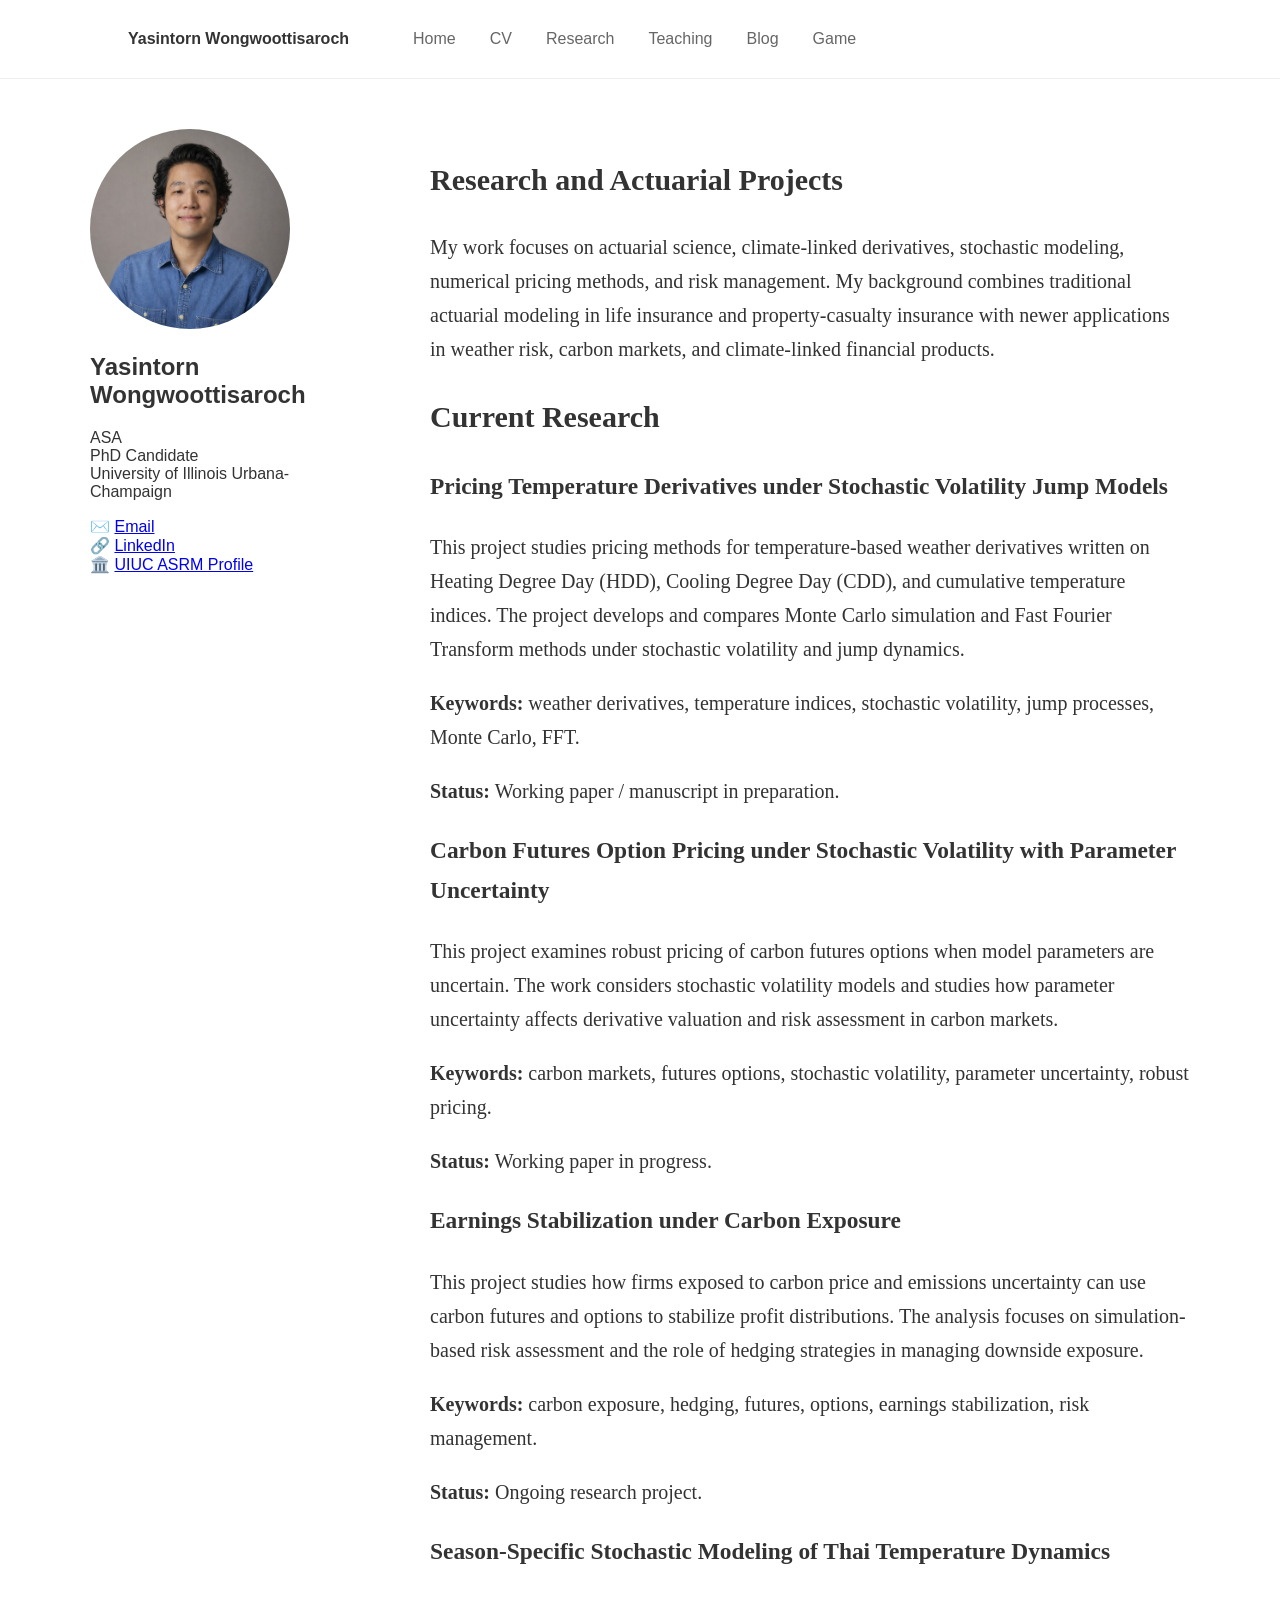
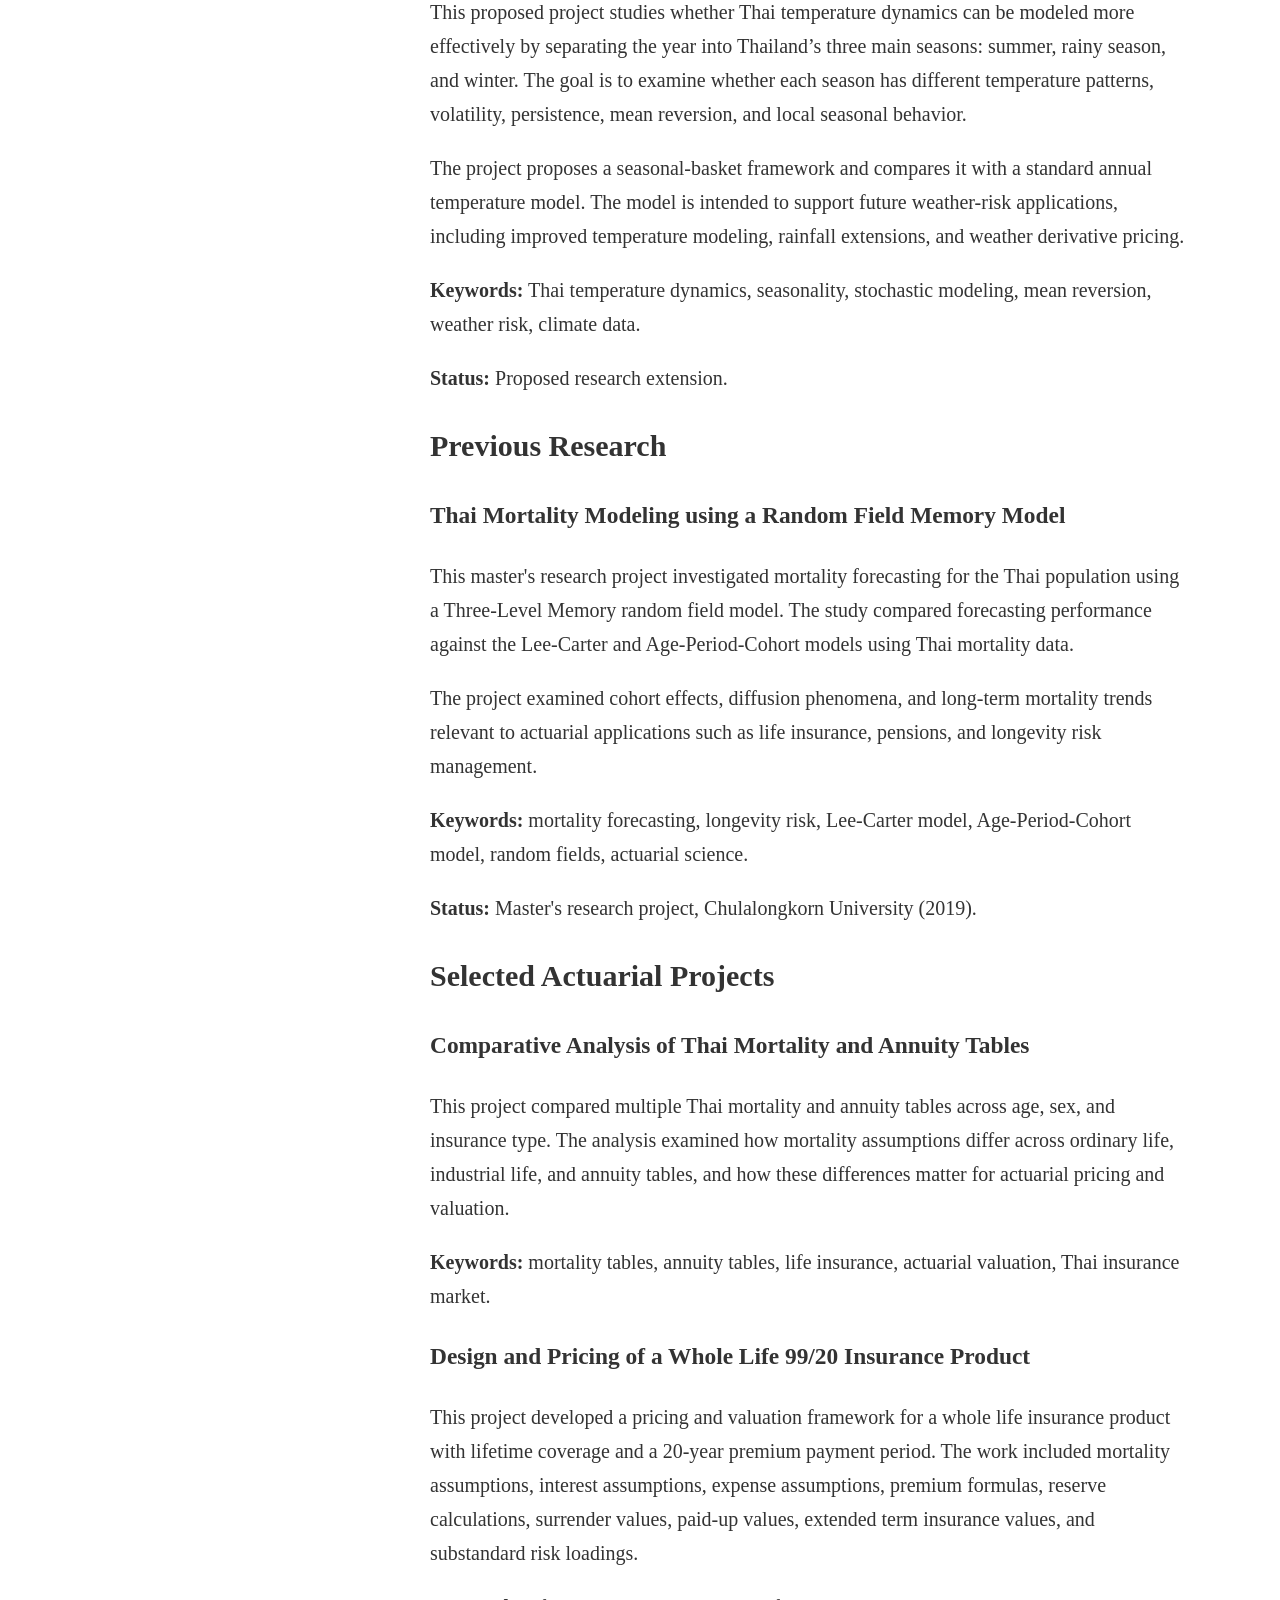
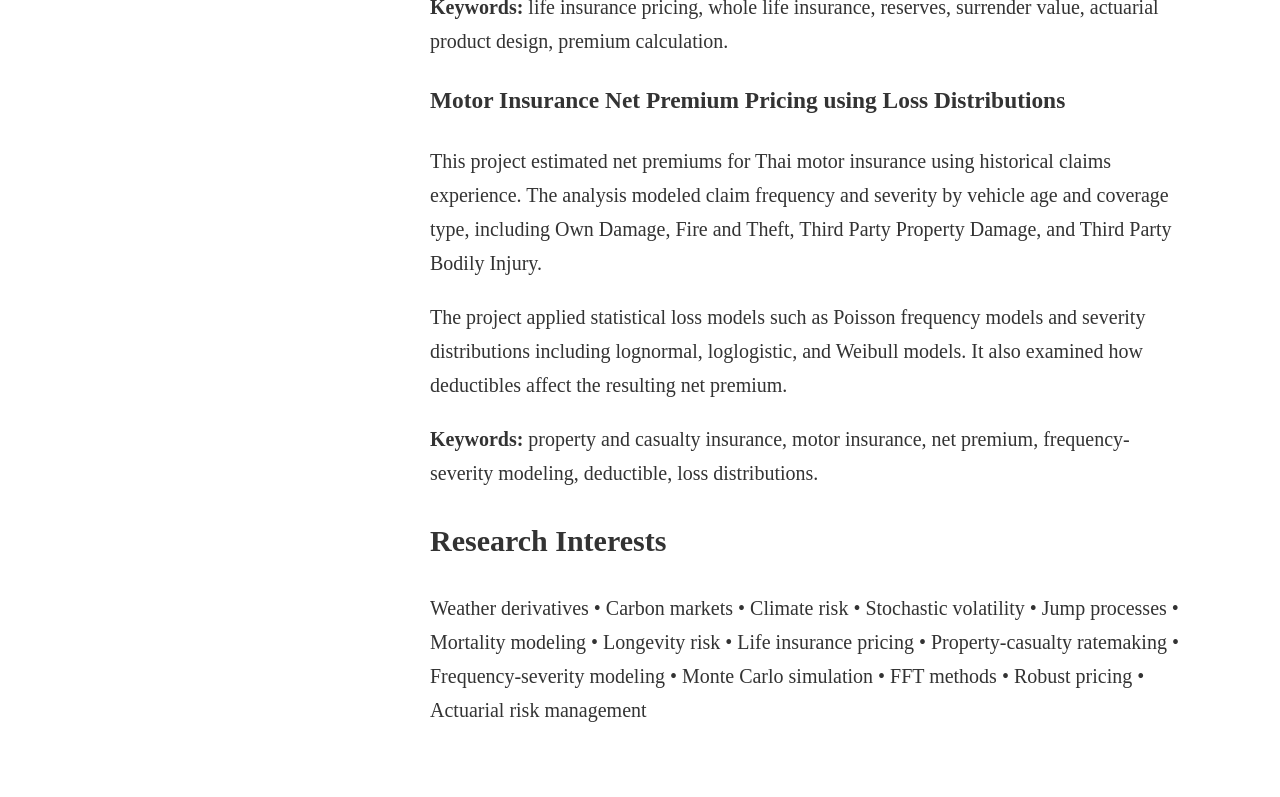
<file: research.html>
<!DOCTYPE html>
<html>
<head>
  <title>Research - Yasintorn Wongwoottisaroch</title>
  <link rel="stylesheet" href="style.css">
</head>
<body>

<nav>
  <strong>Yasintorn Wongwoottisaroch</strong>
  <a href="/">Home</a>
  <a href="cv.html">CV</a>
  <a href="research.html">Research</a>
  <a href="teaching.html">Teaching</a>
  <a href="blog.html">Blog</a>
  <a href="game.html">Game</a>
</nav>

<main>
  <aside>
    <img src="profile.jpg" alt="Yasintorn photo">
    <h2>Yasintorn Wongwoottisaroch</h2>
    <p>
      ASA<br>
      PhD Candidate<br>
      University of Illinois Urbana-Champaign
    </p>
    <p>
      ✉️ <a href="mailto:yw60@illinois.edu">Email</a><br>
      🔗 <a href="https://www.linkedin.com/in/yasintorn-wongwoottisaroch-asa-2450071b2/" target="_blank">LinkedIn</a><br>
      🏛️ <a href="https://asrm.illinois.edu/directory/profile/yw60" target="_blank">UIUC ASRM Profile</a>
    </p>
  </aside>

  <section>
    <h1>Research and Actuarial Projects</h1>

    <p>
      My work focuses on actuarial science, climate-linked derivatives, stochastic modeling,
      numerical pricing methods, and risk management. My background combines traditional
      actuarial modeling in life insurance and property-casualty insurance with newer applications
      in weather risk, carbon markets, and climate-linked financial products.
    </p>

    <h2>Current Research</h2>

    <h3>Pricing Temperature Derivatives under Stochastic Volatility Jump Models</h3>
    <p>
      This project studies pricing methods for temperature-based weather derivatives written on
      Heating Degree Day (HDD), Cooling Degree Day (CDD), and cumulative temperature indices.
      The project develops and compares Monte Carlo simulation and Fast Fourier Transform methods
      under stochastic volatility and jump dynamics.
    </p>
    <p>
      <strong>Keywords:</strong> weather derivatives, temperature indices, stochastic volatility,
      jump processes, Monte Carlo, FFT.
    </p>
    <p><strong>Status:</strong> Working paper / manuscript in preparation.</p>

    <h3>Carbon Futures Option Pricing under Stochastic Volatility with Parameter Uncertainty</h3>
    <p>
      This project examines robust pricing of carbon futures options when model parameters are uncertain.
      The work considers stochastic volatility models and studies how parameter uncertainty affects
      derivative valuation and risk assessment in carbon markets.
    </p>
    <p>
      <strong>Keywords:</strong> carbon markets, futures options, stochastic volatility,
      parameter uncertainty, robust pricing.
    </p>
    <p><strong>Status:</strong> Working paper in progress.</p>

    <h3>Earnings Stabilization under Carbon Exposure</h3>
    <p>
      This project studies how firms exposed to carbon price and emissions uncertainty can use carbon
      futures and options to stabilize profit distributions. The analysis focuses on simulation-based risk
      assessment and the role of hedging strategies in managing downside exposure.
    </p>
    <p>
      <strong>Keywords:</strong> carbon exposure, hedging, futures, options, earnings stabilization,
      risk management.
    </p>
    <p><strong>Status:</strong> Ongoing research project.</p>

    <h3>Season-Specific Stochastic Modeling of Thai Temperature Dynamics</h3>
<p>
  This proposed project studies whether Thai temperature dynamics can be modeled more effectively
  by separating the year into Thailand’s three main seasons: summer, rainy season, and winter.
  The goal is to examine whether each season has different temperature patterns, volatility,
  persistence, mean reversion, and local seasonal behavior.
</p>
<p>
  The project proposes a seasonal-basket framework and compares it with a standard annual
  temperature model. The model is intended to support future weather-risk applications, including
  improved temperature modeling, rainfall extensions, and weather derivative pricing.
</p>
<p>
  <strong>Keywords:</strong> Thai temperature dynamics, seasonality, stochastic modeling,
  mean reversion, weather risk, climate data.
</p>
<p><strong>Status:</strong> Proposed research extension.</p>

    <h2>Previous Research</h2>

    <h3>Thai Mortality Modeling using a Random Field Memory Model</h3>
    <p>
      This master's research project investigated mortality forecasting for the Thai population using a
      Three-Level Memory random field model. The study compared forecasting performance against the
      Lee-Carter and Age-Period-Cohort models using Thai mortality data.
    </p>
    <p>
      The project examined cohort effects, diffusion phenomena, and long-term mortality trends relevant
      to actuarial applications such as life insurance, pensions, and longevity risk management.
    </p>
    <p>
      <strong>Keywords:</strong> mortality forecasting, longevity risk, Lee-Carter model,
      Age-Period-Cohort model, random fields, actuarial science.
    </p>
    <p><strong>Status:</strong> Master's research project, Chulalongkorn University (2019).</p>

    

    <h2>Selected Actuarial Projects</h2>

    <h3>Comparative Analysis of Thai Mortality and Annuity Tables</h3>
    <p>
      This project compared multiple Thai mortality and annuity tables across age, sex, and insurance
      type. The analysis examined how mortality assumptions differ across ordinary life, industrial life,
      and annuity tables, and how these differences matter for actuarial pricing and valuation.
    </p>
    <p>
      <strong>Keywords:</strong> mortality tables, annuity tables, life insurance, actuarial valuation,
      Thai insurance market.
    </p>

    <h3>Design and Pricing of a Whole Life 99/20 Insurance Product</h3>
    <p>
      This project developed a pricing and valuation framework for a whole life insurance product with
      lifetime coverage and a 20-year premium payment period. The work included mortality assumptions,
      interest assumptions, expense assumptions, premium formulas, reserve calculations, surrender values,
      paid-up values, extended term insurance values, and substandard risk loadings.
    </p>
    <p>
      <strong>Keywords:</strong> life insurance pricing, whole life insurance, reserves, surrender value,
      actuarial product design, premium calculation.
    </p>

    <h3>Motor Insurance Net Premium Pricing using Loss Distributions</h3>
    <p>
      This project estimated net premiums for Thai motor insurance using historical claims experience.
      The analysis modeled claim frequency and severity by vehicle age and coverage type, including
      Own Damage, Fire and Theft, Third Party Property Damage, and Third Party Bodily Injury.
    </p>
    <p>
      The project applied statistical loss models such as Poisson frequency models and severity
      distributions including lognormal, loglogistic, and Weibull models. It also examined how deductibles
      affect the resulting net premium.
    </p>
    <p>
      <strong>Keywords:</strong> property and casualty insurance, motor insurance, net premium,
      frequency-severity modeling, deductible, loss distributions.
    </p>

    <h2>Research Interests</h2>
    <p>
      Weather derivatives • Carbon markets • Climate risk • Stochastic volatility • Jump processes •
      Mortality modeling • Longevity risk • Life insurance pricing • Property-casualty ratemaking •
      Frequency-severity modeling • Monte Carlo simulation • FFT methods • Robust pricing •
      Actuarial risk management
    </p>

  </section>
</main>

</body>
</html>
</file>
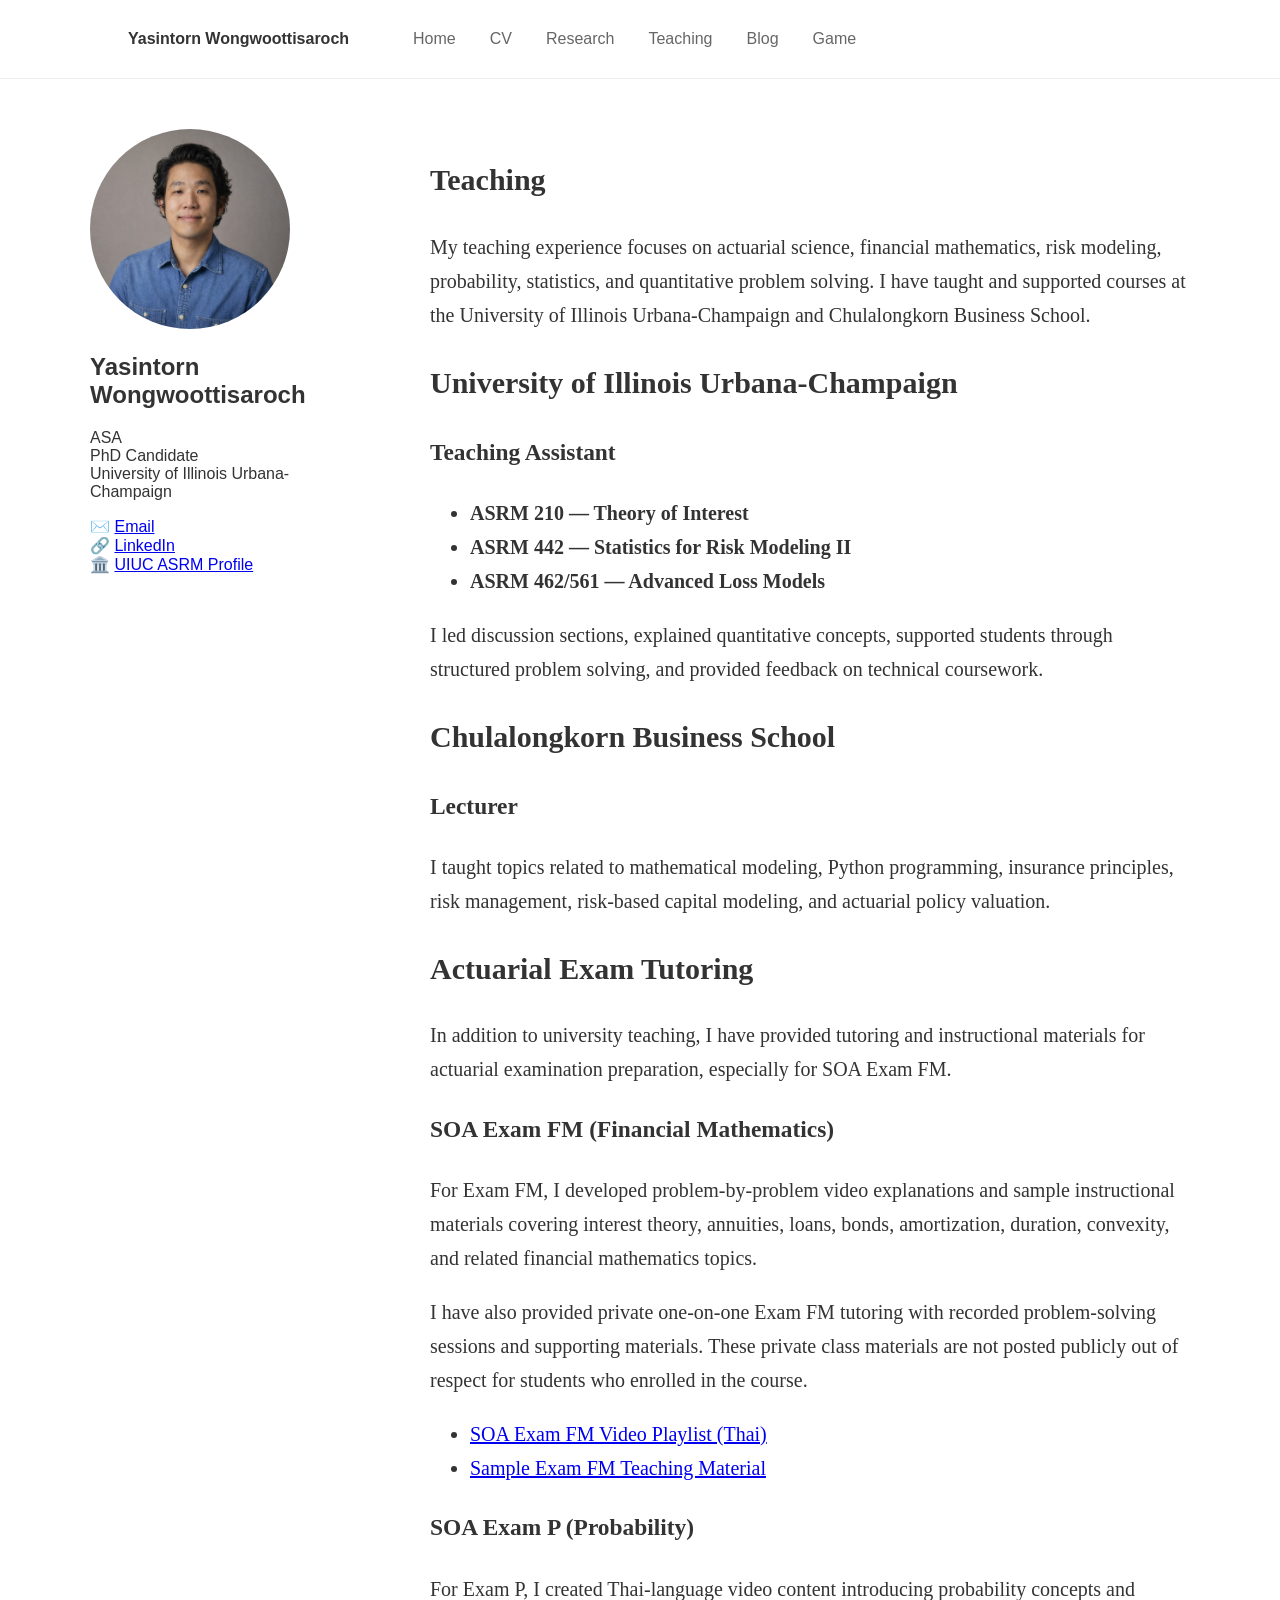
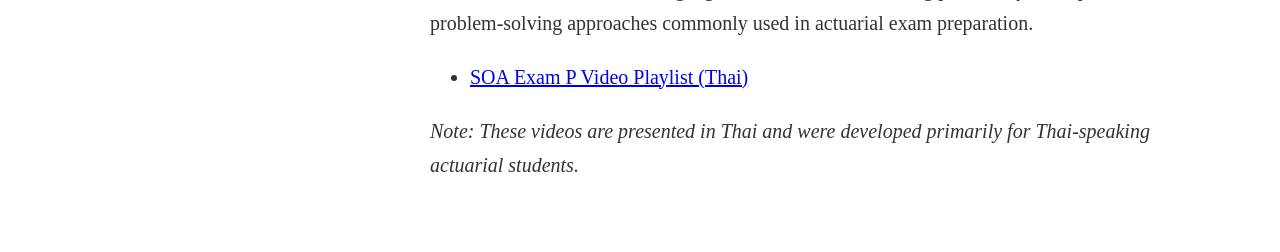
<file: teaching.html>
<!DOCTYPE html>
<html>
<head>
  <title>Teaching - Yasintorn Wongwoottisaroch</title>
  <link rel="stylesheet" href="style.css">
</head>
<body>

<nav>
  <strong>Yasintorn Wongwoottisaroch</strong>
  <a href="/">Home</a>
  <a href="cv.html">CV</a>
  <a href="research.html">Research</a>
  <a href="teaching.html">Teaching</a>
  <a href="blog.html">Blog</a>
  <a href="game.html">Game</a>
</nav>

<main>
  <aside>
    <img src="profile.jpg" alt="Yasintorn photo">
    <h2>Yasintorn Wongwoottisaroch</h2>
    <p>
      ASA<br>
      PhD Candidate<br>
      University of Illinois Urbana-Champaign
    </p>
    <p>
      ✉️ <a href="mailto:yw60@illinois.edu">Email</a><br>
      🔗 <a href="https://www.linkedin.com/in/yasintorn-wongwoottisaroch-asa-2450071b2/" target="_blank">LinkedIn</a><br>
      🏛️ <a href="https://asrm.illinois.edu/directory/profile/yw60" target="_blank">UIUC ASRM Profile</a>
    </p>
  </aside>

  <section>
    <h1>Teaching</h1>

    <p>
      My teaching experience focuses on actuarial science, financial mathematics,
      risk modeling, probability, statistics, and quantitative problem solving.
      I have taught and supported courses at the University of Illinois Urbana-Champaign
      and Chulalongkorn Business School.
    </p>

    <h2>University of Illinois Urbana-Champaign</h2>

    <h3>Teaching Assistant</h3>
    <ul>
      <li><strong>ASRM 210 — Theory of Interest</strong></li>
      <li><strong>ASRM 442 — Statistics for Risk Modeling II</strong></li>
      <li><strong>ASRM 462/561 — Advanced Loss Models</strong></li>
    </ul>

    <p>
      I led discussion sections, explained quantitative concepts, supported students
      through structured problem solving, and provided feedback on technical coursework.
    </p>

    <h2>Chulalongkorn Business School</h2>

    <h3>Lecturer</h3>
    <p>
      I taught topics related to mathematical modeling, Python programming, insurance
      principles, risk management, risk-based capital modeling, and actuarial policy valuation.
    </p>

    <h2>Actuarial Exam Tutoring</h2>

<p>
  In addition to university teaching, I have provided tutoring and instructional
  materials for actuarial examination preparation, especially for SOA Exam FM.
</p>

<h3>SOA Exam FM (Financial Mathematics)</h3>

<p>
  For Exam FM, I developed problem-by-problem video explanations and sample
  instructional materials covering interest theory, annuities, loans, bonds,
  amortization, duration, convexity, and related financial mathematics topics.
</p>

<p>
  I have also provided private one-on-one Exam FM tutoring with recorded
  problem-solving sessions and supporting materials. These private class
  materials are not posted publicly out of respect for students who enrolled
  in the course.
</p>

<ul>
  <li>
    <a href="https://www.youtube.com/playlist?list=PLcacmx3-bR-2z-sW2rMaYJnpwFSYCfaC-" target="_blank">
      SOA Exam FM Video Playlist (Thai)
    </a>
  </li>
  <li>
    <a href="exam-fm-sample.pdf" target="_blank">
      Sample Exam FM Teaching Material
    </a>
  </li>
</ul>

<h3>SOA Exam P (Probability)</h3>

<p>
  For Exam P, I created Thai-language video content introducing probability
  concepts and problem-solving approaches commonly used in actuarial exam preparation.
</p>

<ul>
  <li>
    <a href="https://www.youtube.com/playlist?list=PLcacmx3-bR-3Rsi0hkE5HOqAz1fgnaAmo" target="_blank">
      SOA Exam P Video Playlist (Thai)
    </a>
  </li>
</ul>

<p>
  <em>
    Note: These videos are presented in Thai and were developed primarily for
    Thai-speaking actuarial students.
  </em>
</p>

  </section>
</main>

</body>
</html>
</file>
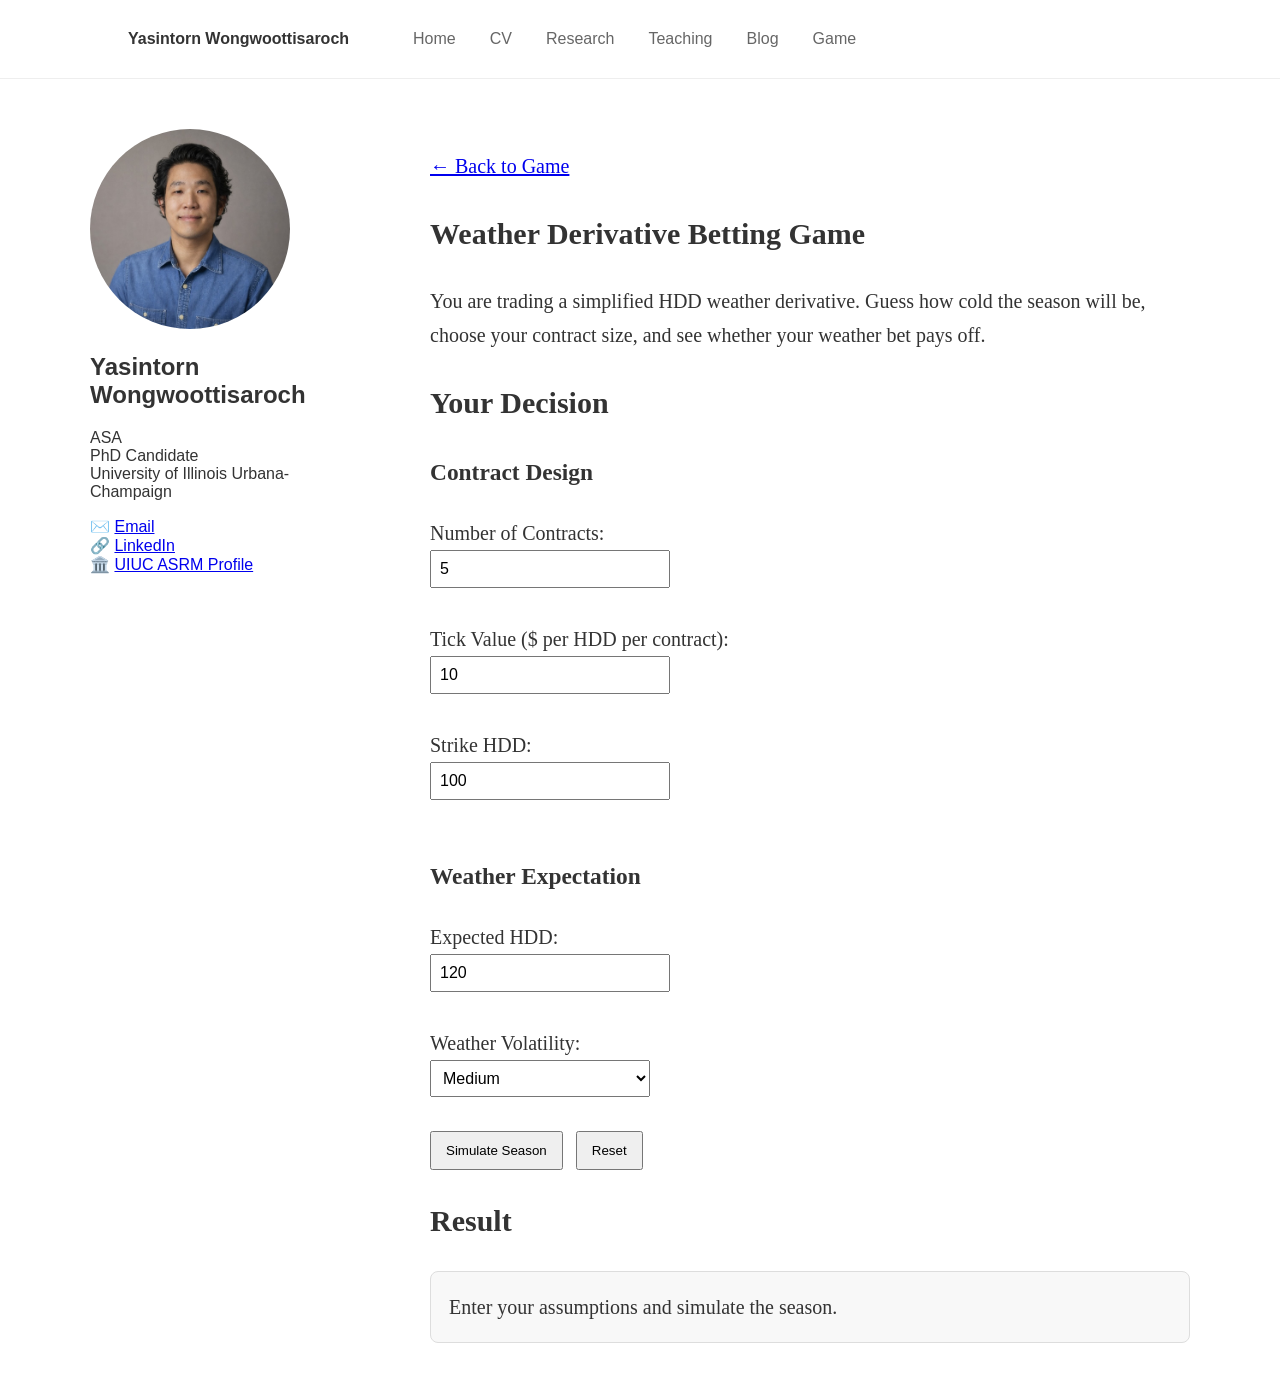
<file: weather-game.html>
<!DOCTYPE html>
<html>
<head>
  <title>Yasintorn Wongwoottisaroch</title>
  <link rel="stylesheet" href="style.css">
</head>
<body>

<nav>
  <strong>Yasintorn Wongwoottisaroch</strong>
  <a href="/">Home</a>
  <a href="cv.html">CV</a>
  <a href="research.html">Research</a>
  <a href="teaching.html">Teaching</a>
  <a href="blog.html">Blog</a>
  <a href="game.html">Game</a>

</nav>

<main>
  <aside>
    <img src="profile.jpg" alt="Yasintorn photo">
    <h2>Yasintorn Wongwoottisaroch</h2>
    <p>ASA<br>PhD Candidate<br>University of Illinois Urbana-Champaign</p>
    <p>
      ✉️ <a href="mailto:yw60@illinois.edu">Email</a><br>
      🔗 <a href="https://www.linkedin.com/in/yasintorn-wongwoottisaroch-asa-2450071b2/" target="_blank">LinkedIn</a><br>
      🏛️ <a href="https://asrm.illinois.edu/directory/profile/yw60" target="_blank">UIUC ASRM Profile</a>
    </p>
  </aside>

  <section>
    <p><a href="game.html">← Back to Game</a></p>
    <h1>Weather Derivative Betting Game</h1>

    <p>
      You are trading a simplified HDD weather derivative. Guess how cold the season will be,
      choose your contract size, and see whether your weather bet pays off.
    </p>

    <h2>Your Decision</h2>

    <h3>Contract Design</h3>

    <label>Number of Contracts:</label><br>
    <input id="contracts" type="number" value="5"><br><br>

    <label>Tick Value ($ per HDD per contract):</label><br>
    <input id="tick" type="number" value="10"><br><br>

    <label>Strike HDD:</label><br>
    <input id="strike" type="number" value="100"><br><br>

    <h3>Weather Expectation</h3>
    
    <label>Expected HDD:</label><br>
    <input id="expectedHDD" type="number" value="120"><br><br>
  
    <label>Weather Volatility:</label><br>
    <select id="volatility">
      <option value="15">Low</option>
      <option value="30" selected>Medium</option>
      <option value="50">High</option>
    </select><br><br>

    <button onclick="simulateGame()">Simulate Season</button>
    <button onclick="resetGame()">Reset</button>

    <h2>Result</h2>
    <div id="result" class="weather-result">
      Enter your assumptions and simulate the season.
    </div>
  </section>
</main>

<script>
function randomNormal(mean, sd) {
  let u = 0, v = 0;
  while (u === 0) u = Math.random();
  while (v === 0) v = Math.random();
  let z = Math.sqrt(-2.0 * Math.log(u)) * Math.cos(2.0 * Math.PI * v);
  return mean + sd * z;
}

function simulateGame() {
  const expectedHDD = Number(document.getElementById("expectedHDD").value);
  const strike = Number(document.getElementById("strike").value);
  const contracts = Number(document.getElementById("contracts").value);
  const tick = Number(document.getElementById("tick").value);
  const volatility = Number(document.getElementById("volatility").value);

  const actualHDD = Math.max(0, Math.round(randomNormal(expectedHDD, volatility)));

  const payoff = Math.max(actualHDD - strike, 0) * tick * contracts;

  const premium = Math.max(expectedHDD - strike, 0) * tick * contracts * 0.85;

  const profit = payoff - premium;

  let verdict = "";
  if (profit > 0) {
    verdict = "You made money. The winter was colder than the market expected.";
  } else if (profit < 0) {
    verdict = "You lost money. The contract did not pay enough to cover the premium.";
  } else {
    verdict = "You broke even. The actuarial gods are neutral today.";
  }

  document.getElementById("result").innerHTML = `
    <p><strong>Expected HDD:</strong> ${expectedHDD}</p>
    <p><strong>Actual Simulated HDD:</strong> ${actualHDD}</p>
    <p><strong>Strike:</strong> ${strike}</p>
    <p><strong>Contracts:</strong> ${contracts}</p>
    <p><strong>Premium Paid:</strong> $${premium.toFixed(2)}</p>
    <p><strong>Derivative Payoff:</strong> $${payoff.toFixed(2)}</p>
    <p><strong>Trading Profit:</strong> $${profit.toFixed(2)}</p>
    <h3>${verdict}</h3>
  `;
}

function resetGame() {
  document.getElementById("expectedHDD").value = 120;
  document.getElementById("strike").value = 100;
  document.getElementById("contracts").value = 5;
  document.getElementById("tick").value = 10;
  document.getElementById("volatility").value = 30;
  document.getElementById("result").innerHTML =
    "Enter your assumptions and simulate the season.";
}
</script>

</body>
</html>
</file>
<file: style.css>
body {
  font-family: Georgia, serif;
  margin: 0;
  color: #333;
}

nav {
  padding: 30px 10%;
  border-bottom: 1px solid #eee;
}

nav strong {
  margin-right: 60px;
  font-family: Arial, sans-serif;
}

nav a {
  margin-right: 30px;
  text-decoration: none;
  color: #666;
  font-family: Arial, sans-serif;
}

main {
  display: flex;
  gap: 80px;
  max-width: 1100px;
  margin: 50px auto;
}

aside {
  width: 260px;
  font-family: Arial, sans-serif;
}

aside img {
  width: 200px;
  height: 200px;
  border-radius: 50%;
  object-fit: cover;
}

section {
  flex: 1;
  font-size: 20px;
  line-height: 1.7;
}

.contact-section {
  font-size: 16px;
  line-height: 1.35;
}

.contact-section h2 {
  font-size: 28px;
  margin-bottom: 12px;
}

.contact-section p {
  margin: 6px 0;
}

.game-grid {
  display: flex;
  flex-wrap: wrap;
  gap: 12px;
  margin-bottom: 25px;
}

.game-card {
  padding: 12px 16px;
  border: 1px solid #ccc;
  background: #f8f8f8;
  cursor: pointer;
  border-radius: 8px;
  font-size: 16px;
}

.game-card.selected {
  border: 2px solid #333;
  background: #eaeaea;
}

.game-card.matched {
  background: #d7f5d7;
  border-color: #6abf69;
  color: #1f6b1f;
}

.weather-result {
  padding: 18px;
  border: 1px solid #ddd;
  background: #f8f8f8;
  border-radius: 8px;
  margin-top: 15px;
}

input, select {
  padding: 8px;
  font-size: 16px;
  width: 220px;
}

button {
  padding: 10px 14px;
  margin-right: 8px;
  cursor: pointer;
}

table {
  border-collapse: collapse;
  width: 100%;
  margin-top: 15px;
}

th, td {
  border: 1px solid #ddd;
  padding: 8px;
}

th {
  background: #f2f2f2;
}
#historyTable {
  border-collapse: collapse;
  width: 100%;
  margin-top: 15px;
  font-size: 15px;
}

#historyTable th,
#historyTable td {
  border: 1px solid #ddd;
  padding: 10px 12px;
  text-align: right;
}

#historyTable th {
  background: #f2f2f2;
  font-weight: bold;
}

#historyTable th:first-child,
#historyTable td:first-child {
  text-align: center;
}
</file>
